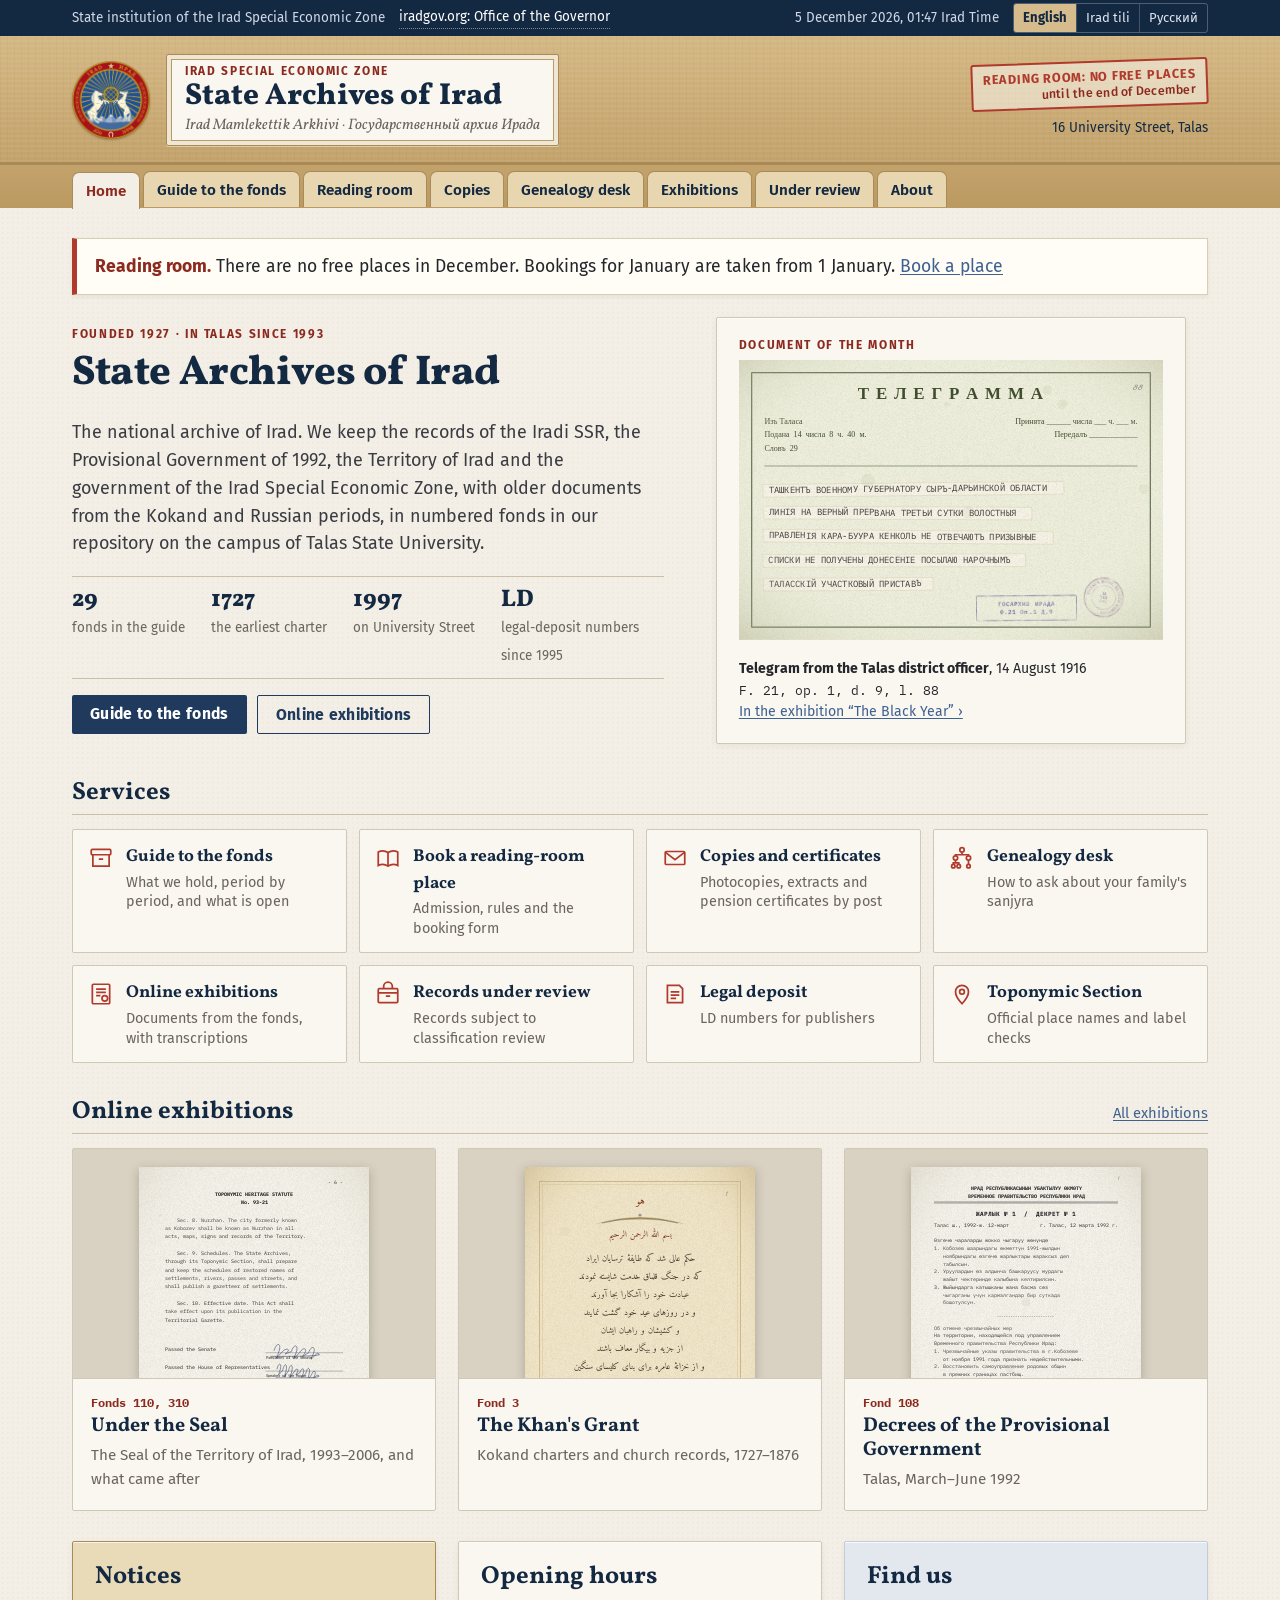
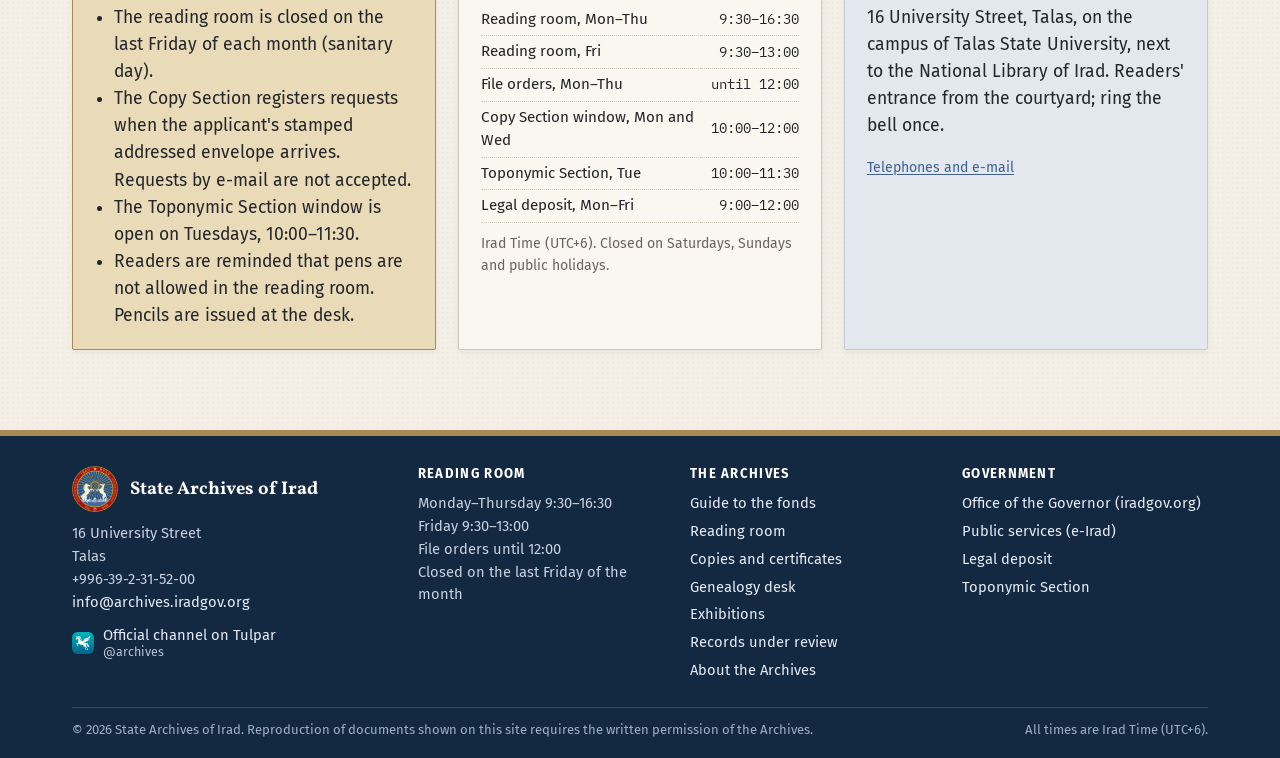
<file: index.html>
<!doctype html>
<html lang="en">
<head>
<meta charset="utf-8">
<meta name="viewport" content="width=device-width, initial-scale=1">
<title>State Archives of Irad | Irad Mamlekettik Arkhivi</title>
<meta name="description" content="The State Archives of Irad in Talas: guide to the fonds, reading room, copies and archival certificates, the genealogy desk and online exhibitions of documents from 1727 to 2006.">
<link rel="canonical" href="https://archives.iradgov.org/">
<meta property="og:type" content="website">
<meta property="og:site_name" content="State Archives of Irad">
<meta property="og:title" content="State Archives of Irad | Irad Mamlekettik Arkhivi">
<meta property="og:description" content="The State Archives of Irad in Talas: guide to the fonds, reading room, copies and archival certificates, the genealogy desk and online exhibitions of documents from 1727 to 2006.">
<meta property="og:url" content="https://archives.iradgov.org/">
<meta property="og:image" content="https://archives.iradgov.org/assets/og-image.png">
<meta property="og:image:width" content="1200">
<meta property="og:image:height" content="630">
<meta property="og:image:alt" content="State Archives of Irad, archives.iradgov.org">
<meta name="twitter:card" content="summary_large_image">
<meta name="theme-color" content="#132841">
<link rel="icon" href="/favicon.ico" sizes="any">
<link rel="icon" href="/assets/mark.svg" type="image/svg+xml">
<link rel="icon" href="/favicon-32.png" type="image/png" sizes="32x32">
<link rel="apple-touch-icon" href="/apple-touch-icon.png">
<link rel="manifest" href="/site.webmanifest">
<link rel="preconnect" href="https://fonts.googleapis.com">
<link rel="preconnect" href="https://fonts.gstatic.com" crossorigin>
<link href="https://fonts.googleapis.com/css2?family=Vollkorn:ital,wght@0,400;0,600;0,700;0,800;1,400&family=Fira+Sans:ital,wght@0,400;0,500;0,600;0,700;1,400&family=IBM+Plex+Mono:wght@400;600&family=Marck+Script&family=Old+Standard+TT:ital,wght@0,400;0,700;1,400&family=Amiri&display=swap" rel="stylesheet">
<link rel="stylesheet" href="/assets/site.css">
<script>window.goatcounter=new Object();goatcounter.path=p=>location.host+p;</script>
<script data-goatcounter="https://irad.goatcounter.com/count" async src="//gc.zgo.at/count.js"></script>
<script async src="https://www.googletagmanager.com/gtag/js?id=G-QTS2XFLJD7"></script>
<script>window.dataLayer=window.dataLayer||[];function gtag(){dataLayer.push(arguments);}gtag('js',new Date());gtag('config','G-QTS2XFLJD7');</script>
</head>
<body data-page="home" data-title="home">
<div id="top"></div>
<main id="main" class="page">
<div class="wrap">
<div class="slip" data-rr="rrSlip"></div>
<section class="hero">
  <div>
    <div class="kicker" data-i18n="hK">Founded 1927 · in Talas since 1993</div>
    <h1 data-i18n="hH1">State Archives of Irad</h1>
    <p class="lead" data-i18n="hLead">The national archive of Irad. We keep the records of the Iradi SSR, the Provisional Government of 1992, the Territory of Irad and the government of the Irad Special Economic Zone, with older documents from the Kokand and Russian periods, in numbered fonds in our repository on the campus of Talas State University.</p>
    <div class="stats">
      <div><b id="statFonds">29</b><span data-i18n="hStat1">fonds in the guide</span></div>
      <div><b>1727</b><span data-i18n="hStat2">the earliest charter</span></div>
      <div><b>1997</b><span data-i18n="hStat3">on University Street</span></div>
      <div><b>LD</b><span data-i18n="hStat4">legal-deposit numbers since 1995</span></div>
    </div>
    <div class="actions"><a class="btn" href="/fonds.html" data-i18n="hBtn1">Guide to the fonds</a><a class="btn ghost" href="/exhibitions.html" data-i18n="hBtn2">Online exhibitions</a></div>
  </div>
  <div class="facs card" id="dotm"><p class="loading">…</p></div>
</section>

<div class="sect-h"><h2 data-i18n="hServices">Services</h2></div>
<ul class="quick">
  <li><a href="/fonds.html"><span data-ic="fonds"></span><div><b data-i18n="q1">Guide to the fonds</b><span data-i18n="q1s">What we hold, period by period, and what is open</span></div></a></li>
  <li><a href="/reading-room.html#book"><span data-ic="reading"></span><div><b data-i18n="q2">Book a reading-room place</b><span data-i18n="q2s">Admission, rules and the booking form</span></div></a></li>
  <li><a href="/copies.html"><span data-ic="copies"></span><div><b data-i18n="q3">Copies and certificates</b><span data-i18n="q3s">Photocopies, extracts and pension certificates by post</span></div></a></li>
  <li><a href="/genealogy.html"><span data-ic="gen"></span><div><b data-i18n="q4">Genealogy desk</b><span data-i18n="q4s">How to ask about your family's sanjyra</span></div></a></li>
  <li><a href="/exhibitions.html"><span data-ic="ex"></span><div><b data-i18n="q5">Online exhibitions</b><span data-i18n="q5s">Documents from the fonds, with transcriptions</span></div></a></li>
  <li><a href="/closed-shelf.html"><span data-ic="closed"></span><div><b data-i18n="q6">Records under review</b><span data-i18n="q6s">Records subject to classification review</span></div></a></li>
  <li><a href="/about.html#ld"><span data-ic="ld"></span><div><b data-i18n="q7">Legal deposit</b><span data-i18n="q7s">LD numbers for publishers</span></div></a></li>
  <li><a href="/about.html#topo"><span data-ic="topo"></span><div><b data-i18n="q8">Toponymic Section</b><span data-i18n="q8s">Official place names and label checks</span></div></a></li>
</ul>

<div class="sect-h"><h2 data-i18n="hEx">Online exhibitions</h2><a href="/exhibitions.html" data-i18n="hExAll">All exhibitions</a></div>
<div class="ex-list" id="exHome"></div>

<div class="grid g-3" style="margin-top:30px">
  <div class="card buff">
    <h2 data-i18n="hNotH">Notices</h2>
    <div data-i18n="hNotB"><ul style="padding-left:1.1em;margin:0">
      <li>The reading room is closed on the last Friday of each month (sanitary day).</li>
      <li>The Copy Section registers requests when the applicant's stamped addressed envelope arrives. Requests by e-mail are not accepted.</li>
      <li>The Toponymic Section window is open on Tuesdays, 10:00–11:30.</li>
      <li>Readers are reminded that pens are not allowed in the reading room. Pencils are issued at the desk.</li>
    </ul></div>
  </div>
  <div class="card">
    <h2 data-i18n="hHoursH">Opening hours</h2>
    <table class="hours"><tbody>
      <tr><td data-i18n="hH_rr">Reading room, Mon–Thu</td><td>9:30–16:30</td></tr>
      <tr><td data-i18n="hH_rrf">Reading room, Fri</td><td>9:30–13:00</td></tr>
      <tr><td data-i18n="hH_ord">File orders, Mon–Thu</td><td>until 12:00</td></tr>
      <tr><td data-i18n="hH_copy">Copy Section window, Mon and Wed</td><td>10:00–12:00</td></tr>
      <tr><td data-i18n="hH_topo">Toponymic Section, Tue</td><td>10:00–11:30</td></tr>
      <tr><td data-i18n="hH_ld">Legal deposit, Mon–Fri</td><td>9:00–12:00</td></tr>
    </tbody></table>
    <p class="small muted" style="margin-top:10px" data-i18n="hHoursN">Irad Time (UTC+6). Closed on Saturdays, Sundays and public holidays.</p>
  </div>
  <div class="card tone">
    <h2 data-i18n="hFindH">Find us</h2>
    <p data-i18n="hFindP">16 University Street, Talas, on the campus of Talas State University, next to the National Library of Irad. Readers' entrance from the courtyard; ring the bell once.</p>
    <p class="small" style="margin:0"><a href="/about.html#contact" data-i18n="hFindA">Telephones and e-mail</a></p>
  </div>
</div>
</div>
</main>
<div id="bottom"></div>
<noscript><p style="padding:20px;text-align:center">State Archives of Irad · 16 University Street, Talas · <a href="/fonds.html">Guide to the fonds</a> · <a href="/about.html">Contact</a></p></noscript>
<script src="/assets/i18n.js"></script>
<script src="/assets/facsimile.js"></script>
<script src="/assets/site.js"></script>
</body>
</html>
</file>
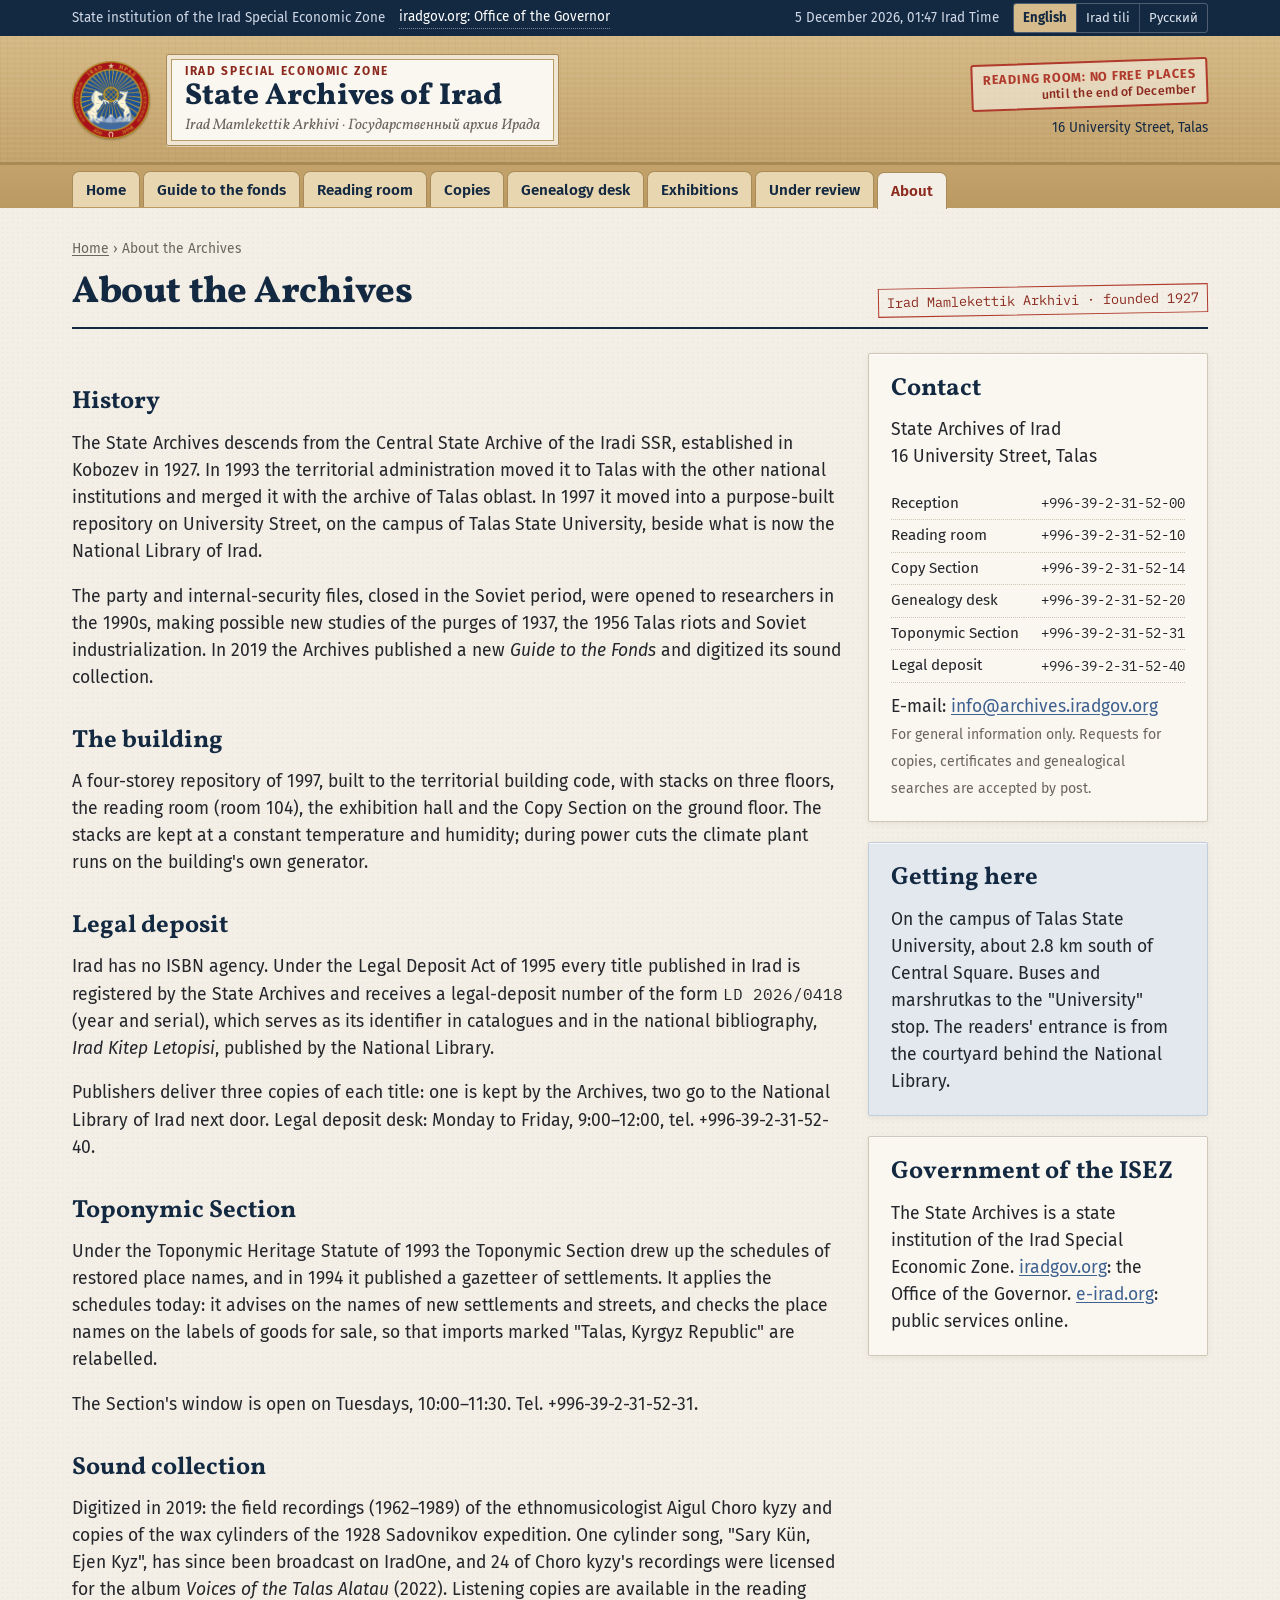
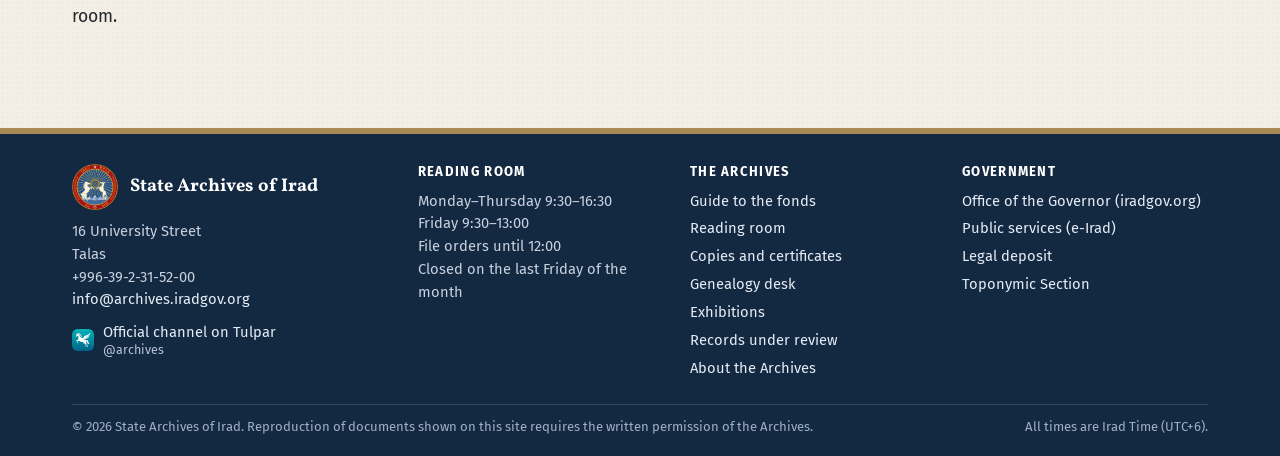
<file: about.html>
<!doctype html>
<html lang="en">
<head>
<meta charset="utf-8">
<meta name="viewport" content="width=device-width, initial-scale=1">
<title>About the Archives | State Archives of Irad</title>
<meta name="description" content="History of the State Archives of Irad, the building, legal deposit and LD numbers, the Toponymic Section, the sound collection and contact details.">
<link rel="canonical" href="https://archives.iradgov.org/about.html">
<meta property="og:type" content="website">
<meta property="og:site_name" content="State Archives of Irad">
<meta property="og:title" content="About the Archives | State Archives of Irad">
<meta property="og:description" content="History of the State Archives of Irad, the building, legal deposit and LD numbers, the Toponymic Section, the sound collection and contact details.">
<meta property="og:url" content="https://archives.iradgov.org/about.html">
<meta property="og:image" content="https://archives.iradgov.org/assets/og-image.png">
<meta property="og:image:width" content="1200">
<meta property="og:image:height" content="630">
<meta property="og:image:alt" content="State Archives of Irad, archives.iradgov.org">
<meta name="twitter:card" content="summary_large_image">
<meta name="theme-color" content="#132841">
<link rel="icon" href="/favicon.ico" sizes="any">
<link rel="icon" href="/assets/mark.svg" type="image/svg+xml">
<link rel="icon" href="/favicon-32.png" type="image/png" sizes="32x32">
<link rel="apple-touch-icon" href="/apple-touch-icon.png">
<link rel="manifest" href="/site.webmanifest">
<link rel="preconnect" href="https://fonts.googleapis.com">
<link rel="preconnect" href="https://fonts.gstatic.com" crossorigin>
<link href="https://fonts.googleapis.com/css2?family=Vollkorn:ital,wght@0,400;0,600;0,700;0,800;1,400&family=Fira+Sans:ital,wght@0,400;0,500;0,600;0,700;1,400&family=IBM+Plex+Mono:wght@400;600&family=Marck+Script&family=Old+Standard+TT:ital,wght@0,400;0,700;1,400&family=Amiri&display=swap" rel="stylesheet">
<link rel="stylesheet" href="/assets/site.css">
<script>window.goatcounter=new Object();goatcounter.path=p=>location.host+p;</script>
<script data-goatcounter="https://irad.goatcounter.com/count" async src="//gc.zgo.at/count.js"></script>
<script async src="https://www.googletagmanager.com/gtag/js?id=G-QTS2XFLJD7"></script>
<script>window.dataLayer=window.dataLayer||[];function gtag(){dataLayer.push(arguments);}gtag('js',new Date());gtag('config','G-QTS2XFLJD7');</script>
</head>
<body data-page="about" data-title="about">
<div id="top"></div>
<main id="main" class="page">
<div class="wrap">
<div class="crumbs"><a href="/" data-i18n="crHome">Home</a> › <span data-i18n="nav_about">About the Archives</span></div>
<div class="page-h"><h1 data-i18n="aH1">About the Archives</h1><span class="ref" data-i18n="aRef">Irad Mamlekettik Arkhivi · founded 1927</span></div>
<div class="grid g-main">
  <div class="prose">
    <h2 data-i18n="aHistH">History</h2>
    <div data-i18n="aHistB"><p>The State Archives descends from the Central State Archive of the Iradi SSR, established in Kobozev in 1927. In 1993 the territorial administration moved it to Talas with the other national institutions and merged it with the archive of Talas oblast. In 1997 it moved into a purpose-built repository on University Street, on the campus of Talas State University, beside what is now the National Library of Irad.</p>
    <p>The party and internal-security files, closed in the Soviet period, were opened to researchers in the 1990s, making possible new studies of the purges of 1937, the 1956 Talas riots and Soviet industrialization. In 2019 the Archives published a new <i>Guide to the Fonds</i> and digitized its sound collection.</p></div>
    <h2 data-i18n="aBldH">The building</h2>
    <div data-i18n="aBldB"><p>A four-storey repository of 1997, built to the territorial building code, with stacks on three floors, the reading room (room 104), the exhibition hall and the Copy Section on the ground floor. The stacks are kept at a constant temperature and humidity; during power cuts the climate plant runs on the building's own generator.</p></div>
    <h2 id="ld" data-i18n="aLdH">Legal deposit</h2>
    <div data-i18n="aLdB"><p>Irad has no ISBN agency. Under the Legal Deposit Act of 1995 every title published in Irad is registered by the State Archives and receives a legal-deposit number of the form <span class="mono">LD 2026/0418</span> (year and serial), which serves as its identifier in catalogues and in the national bibliography, <i>Irad Kitep Letopisi</i>, published by the National Library.</p>
    <p>Publishers deliver three copies of each title: one is kept by the Archives, two go to the National Library of Irad next door. Legal deposit desk: Monday to Friday, 9:00–12:00, tel. +996-39-2-31-52-40.</p></div>
    <h2 id="topo" data-i18n="aTopoH">Toponymic Section</h2>
    <div data-i18n="aTopoB"><p>Under the Toponymic Heritage Statute of 1993 the Toponymic Section drew up the schedules of restored place names, and in 1994 it published a gazetteer of settlements. It applies the schedules today: it advises on the names of new settlements and streets, and checks the place names on the labels of goods for sale, so that imports marked "Talas, Kyrgyz Republic" are relabelled.</p>
    <p>The Section's window is open on Tuesdays, 10:00–11:30. Tel. +996-39-2-31-52-31.</p></div>
    <h2 data-i18n="aSoundH">Sound collection</h2>
    <div data-i18n="aSoundB"><p>Digitized in 2019: the field recordings (1962–1989) of the ethnomusicologist Aigul Choro kyzy and copies of the wax cylinders of the 1928 Sadovnikov expedition. One cylinder song, "Sary Kün, Ejen Kyz", has since been broadcast on IradOne, and 24 of Choro kyzy's recordings were licensed for the album <i>Voices of the Talas Alatau</i> (2022). Listening copies are available in the reading room.</p></div>
  </div>
  <aside>
    <div class="card" id="contact">
      <h2 data-i18n="aConH">Contact</h2>
      <div data-i18n="aConB"><p>State Archives of Irad<br>16 University Street, Talas</p>
      <table class="hours"><tbody>
        <tr><td>Reception</td><td>+996-39-2-31-52-00</td></tr>
        <tr><td>Reading room</td><td>+996-39-2-31-52-10</td></tr>
        <tr><td>Copy Section</td><td>+996-39-2-31-52-14</td></tr>
        <tr><td>Genealogy desk</td><td>+996-39-2-31-52-20</td></tr>
        <tr><td>Toponymic Section</td><td>+996-39-2-31-52-31</td></tr>
        <tr><td>Legal deposit</td><td>+996-39-2-31-52-40</td></tr>
      </tbody></table>
      <p style="margin:10px 0 0">E-mail: <a href="mailto:info@archives.iradgov.org">info@archives.iradgov.org</a><br><span class="small muted">For general information only. Requests for copies, certificates and genealogical searches are accepted by post.</span></p></div>
    </div>
    <div class="card tone" style="margin-top:20px">
      <h2 data-i18n="aGetH">Getting here</h2>
      <div data-i18n="aGetB"><p style="margin:0">On the campus of Talas State University, about 2.8 km south of Central Square. Buses and marshrutkas to the "University" stop. The readers' entrance is from the courtyard behind the National Library.</p></div>
    </div>
    <div class="card" style="margin-top:20px">
      <h2 data-i18n="aGovH">Government of the ISEZ</h2>
      <div data-i18n="aGovB"><p style="margin:0">The State Archives is a state institution of the Irad Special Economic Zone. <a href="https://iradgov.org/">iradgov.org</a>: the Office of the Governor. <a href="https://e-irad.org/">e-irad.org</a>: public services online.</p></div>
    </div>
  </aside>
</div>
</div>
</main>
<div id="bottom"></div>
<noscript><p style="padding:20px;text-align:center">State Archives of Irad · 16 University Street, Talas · <a href="/fonds.html">Guide to the fonds</a> · <a href="/about.html">Contact</a></p></noscript>
<script src="/assets/i18n.js"></script>
<script src="/assets/site.js"></script>
</body>
</html>
</file>
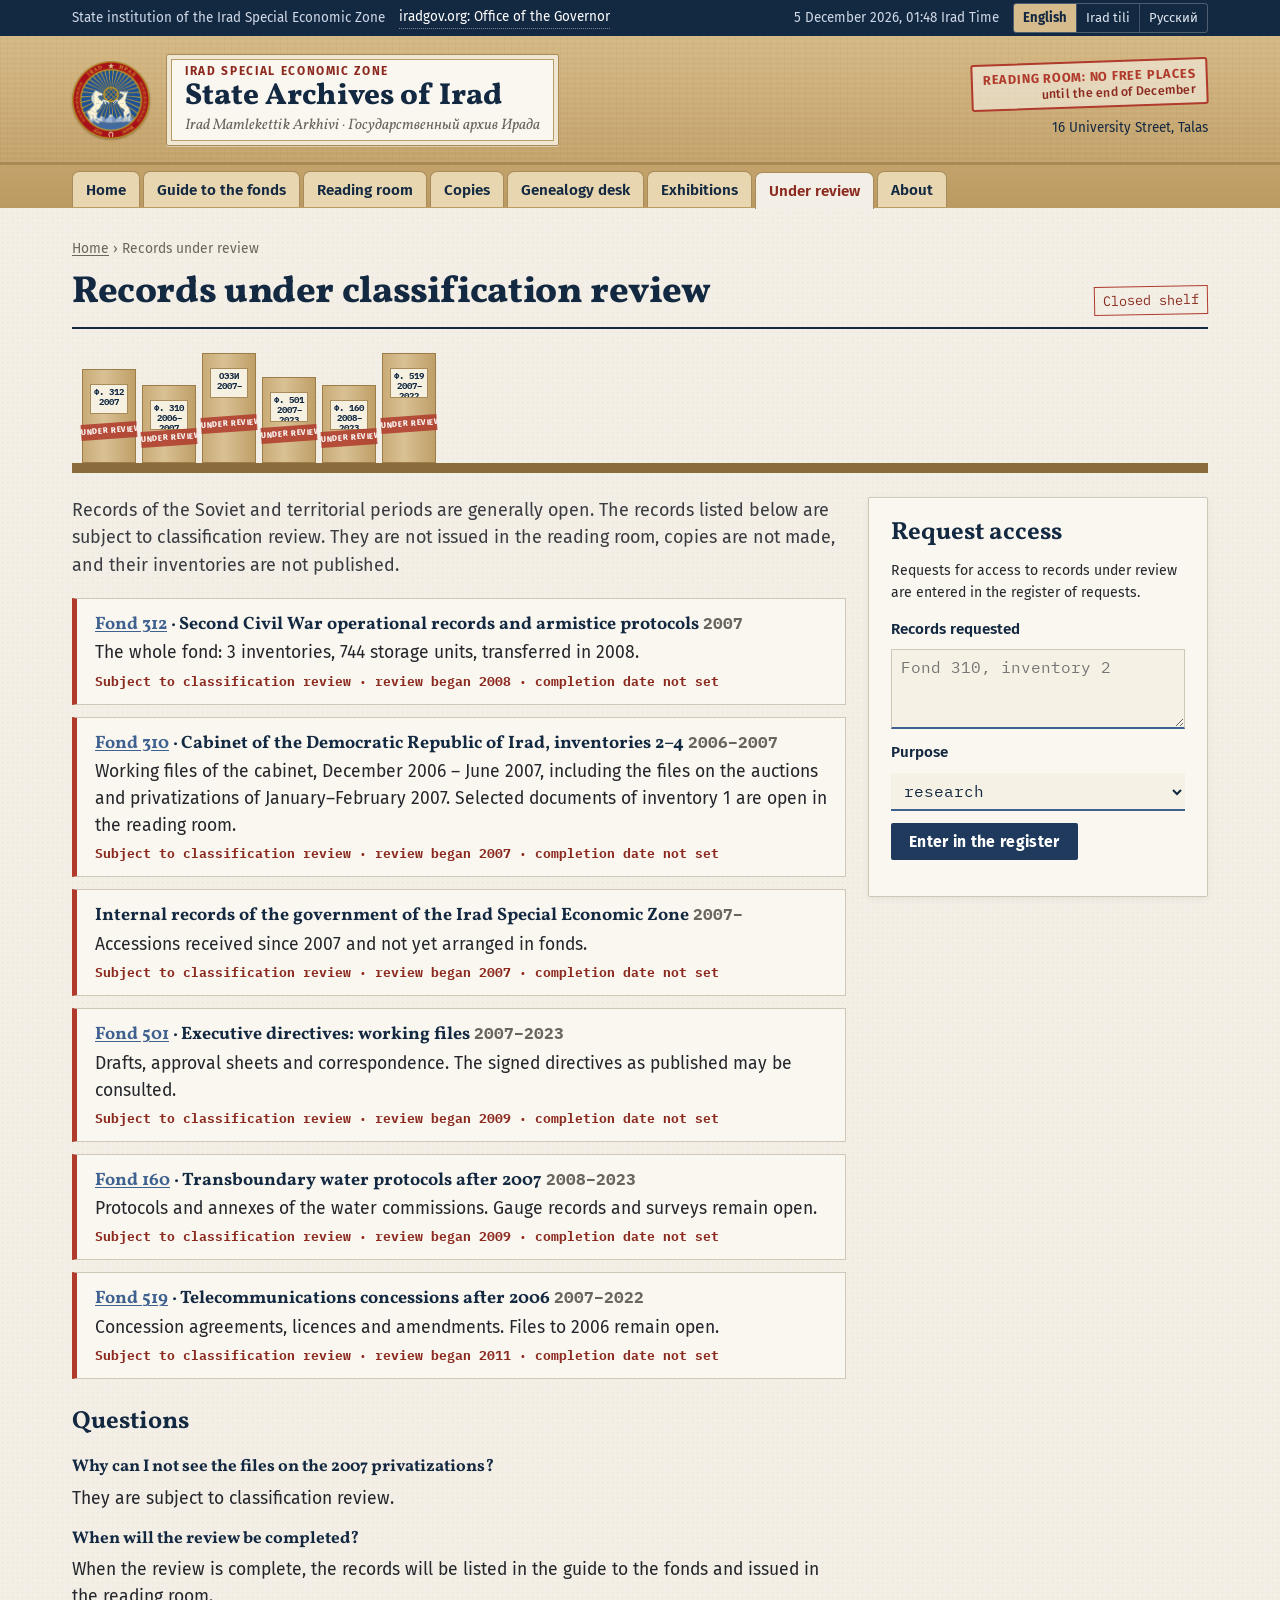
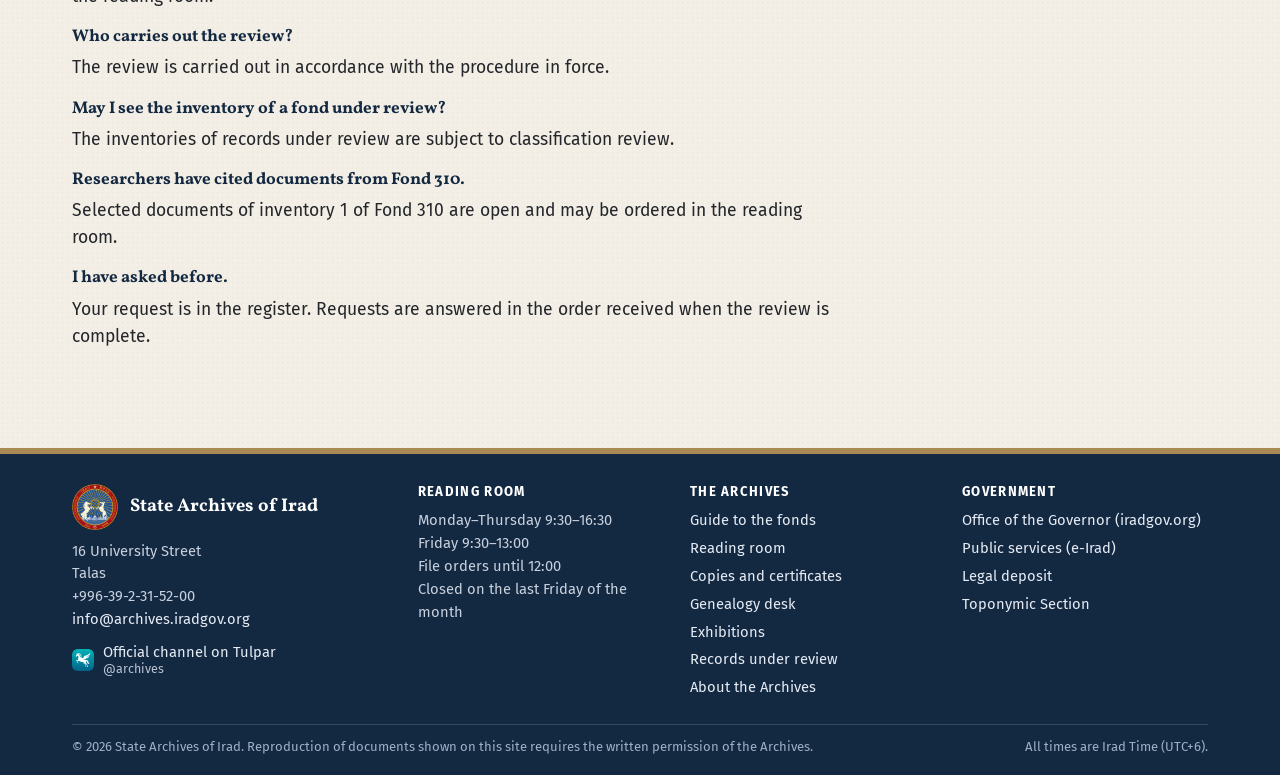
<file: closed-shelf.html>
<!doctype html>
<html lang="en">
<head>
<meta charset="utf-8">
<meta name="viewport" content="width=device-width, initial-scale=1">
<title>Records under classification review | State Archives of Irad</title>
<meta name="description" content="Records of the State Archives of Irad that are subject to classification review, and how to request access.">
<link rel="canonical" href="https://archives.iradgov.org/closed-shelf.html">
<meta property="og:type" content="website">
<meta property="og:site_name" content="State Archives of Irad">
<meta property="og:title" content="Records under classification review | State Archives of Irad">
<meta property="og:description" content="Records of the State Archives of Irad that are subject to classification review, and how to request access.">
<meta property="og:url" content="https://archives.iradgov.org/closed-shelf.html">
<meta property="og:image" content="https://archives.iradgov.org/assets/og-image.png">
<meta property="og:image:width" content="1200">
<meta property="og:image:height" content="630">
<meta property="og:image:alt" content="State Archives of Irad, archives.iradgov.org">
<meta name="twitter:card" content="summary_large_image">
<meta name="theme-color" content="#132841">
<link rel="icon" href="/favicon.ico" sizes="any">
<link rel="icon" href="/assets/mark.svg" type="image/svg+xml">
<link rel="icon" href="/favicon-32.png" type="image/png" sizes="32x32">
<link rel="apple-touch-icon" href="/apple-touch-icon.png">
<link rel="manifest" href="/site.webmanifest">
<link rel="preconnect" href="https://fonts.googleapis.com">
<link rel="preconnect" href="https://fonts.gstatic.com" crossorigin>
<link href="https://fonts.googleapis.com/css2?family=Vollkorn:ital,wght@0,400;0,600;0,700;0,800;1,400&family=Fira+Sans:ital,wght@0,400;0,500;0,600;0,700;1,400&family=IBM+Plex+Mono:wght@400;600&family=Marck+Script&family=Old+Standard+TT:ital,wght@0,400;0,700;1,400&family=Amiri&display=swap" rel="stylesheet">
<link rel="stylesheet" href="/assets/site.css">
<script>window.goatcounter=new Object();goatcounter.path=p=>location.host+p;</script>
<script data-goatcounter="https://irad.goatcounter.com/count" async src="//gc.zgo.at/count.js"></script>
<script async src="https://www.googletagmanager.com/gtag/js?id=G-QTS2XFLJD7"></script>
<script>window.dataLayer=window.dataLayer||[];function gtag(){dataLayer.push(arguments);}gtag('js',new Date());gtag('config','G-QTS2XFLJD7');</script>
</head>
<body data-page="closed" data-title="closed">
<div id="top"></div>
<main id="main" class="page">
<div class="wrap">
<div class="crumbs"><a href="/" data-i18n="crHome">Home</a> › <span data-i18n="nav_closed">Records under review</span></div>
<div class="page-h"><h1 data-i18n="kH1">Records under classification review</h1><span class="ref" data-i18n="kRef">Closed shelf</span></div>
<div class="shelf" id="shelf" aria-hidden="true"></div>
<div class="grid g-main">
  <div>
    <p class="lead" data-i18n="kLead">Records of the Soviet and territorial periods are generally open. The records listed below are subject to classification review. They are not issued in the reading room, copies are not made, and their inventories are not published.</p>
    <ul class="rev-list" id="revList"></ul>
    <h2 style="margin-top:28px" data-i18n="kFaqH">Questions</h2>
    <dl class="faq" data-i18n="kFaq">
      <dt>Why can I not see the files on the 2007 privatizations?</dt><dd>They are subject to classification review.</dd>
      <dt>When will the review be completed?</dt><dd>When the review is complete, the records will be listed in the guide to the fonds and issued in the reading room.</dd>
      <dt>Who carries out the review?</dt><dd>The review is carried out in accordance with the procedure in force.</dd>
      <dt>May I see the inventory of a fond under review?</dt><dd>The inventories of records under review are subject to classification review.</dd>
      <dt>Researchers have cited documents from Fond 310.</dt><dd>Selected documents of inventory 1 of Fond 310 are open and may be ordered in the reading room.</dd>
      <dt>I have asked before.</dt><dd>Your request is in the register. Requests are answered in the order received when the review is complete.</dd>
    </dl>
  </div>
  <aside>
    <div class="card">
      <h2 data-i18n="kRegH">Request access</h2>
      <p class="small" data-i18n="kRegP">Requests for access to records under review are entered in the register of requests.</p>
      <form class="form" id="regForm" style="padding:0;border:0;background:none" novalidate>
        <div class="row" style="grid-template-columns:1fr"><label for="kWhat" data-i18n="kWhat">Records requested</label><textarea id="kWhat" placeholder="Fond 310, inventory 2" data-i18n-ph="kWhatPh"></textarea></div>
        <div class="row" style="grid-template-columns:1fr"><label for="kWhy" data-i18n="kWhy">Purpose</label><select id="kWhy"><option data-i18n="kWhy1">research</option><option data-i18n="kWhy2">publication in the press</option><option data-i18n="kWhy3">legal proceedings</option><option data-i18n="kWhy4">personal</option></select></div>
        <div class="actions" style="margin-top:4px"><button class="btn" type="submit" data-i18n="kBtn">Enter in the register</button></div>
      </form>
      <div class="result" id="regResult" aria-live="polite"></div>
    </div>
  </aside>
</div>
</div>
</main>
<div id="bottom"></div>
<noscript><p style="padding:20px;text-align:center">State Archives of Irad · 16 University Street, Talas · <a href="/fonds.html">Guide to the fonds</a> · <a href="/about.html">Contact</a></p></noscript>
<script src="/assets/i18n.js"></script>
<script src="/assets/site.js"></script>
</body>
</html>
</file>
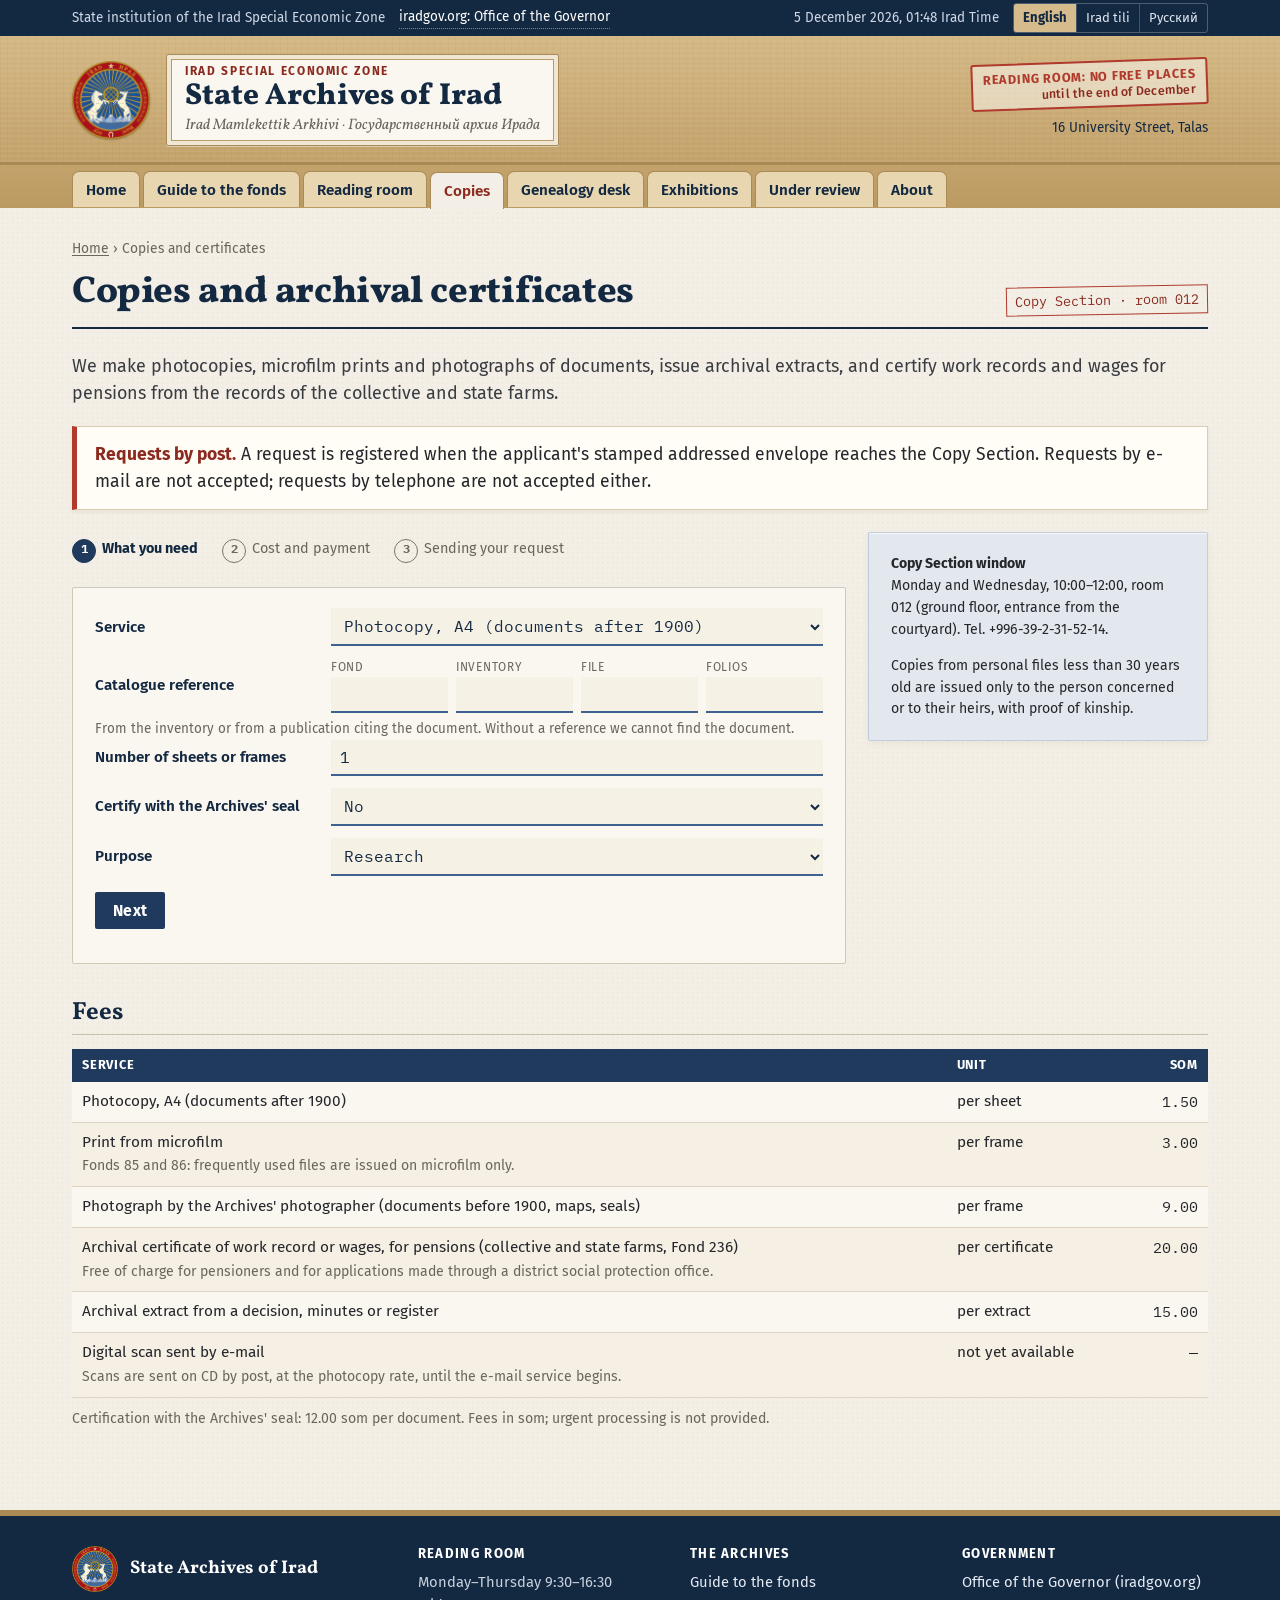
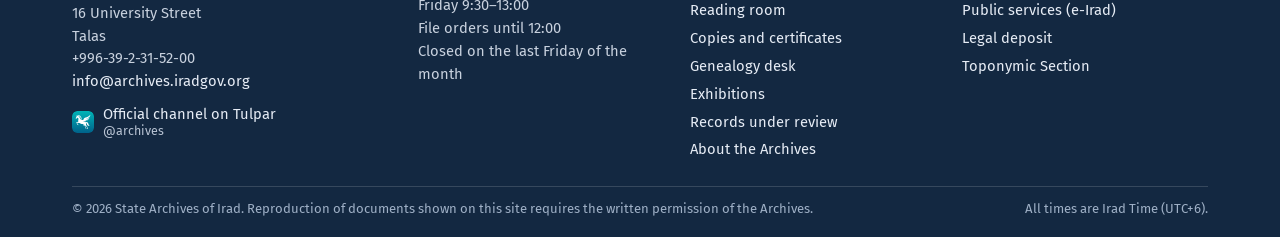
<file: copies.html>
<!doctype html>
<html lang="en">
<head>
<meta charset="utf-8">
<meta name="viewport" content="width=device-width, initial-scale=1">
<title>Copies and archival certificates | State Archives of Irad</title>
<meta name="description" content="Order photocopies, microfilm prints, archival extracts and pension certificates from the State Archives of Irad. Fees and how to apply by post.">
<link rel="canonical" href="https://archives.iradgov.org/copies.html">
<meta property="og:type" content="website">
<meta property="og:site_name" content="State Archives of Irad">
<meta property="og:title" content="Copies and archival certificates | State Archives of Irad">
<meta property="og:description" content="Order photocopies, microfilm prints, archival extracts and pension certificates from the State Archives of Irad. Fees and how to apply by post.">
<meta property="og:url" content="https://archives.iradgov.org/copies.html">
<meta property="og:image" content="https://archives.iradgov.org/assets/og-image.png">
<meta property="og:image:width" content="1200">
<meta property="og:image:height" content="630">
<meta property="og:image:alt" content="State Archives of Irad, archives.iradgov.org">
<meta name="twitter:card" content="summary_large_image">
<meta name="theme-color" content="#132841">
<link rel="icon" href="/favicon.ico" sizes="any">
<link rel="icon" href="/assets/mark.svg" type="image/svg+xml">
<link rel="icon" href="/favicon-32.png" type="image/png" sizes="32x32">
<link rel="apple-touch-icon" href="/apple-touch-icon.png">
<link rel="manifest" href="/site.webmanifest">
<link rel="preconnect" href="https://fonts.googleapis.com">
<link rel="preconnect" href="https://fonts.gstatic.com" crossorigin>
<link href="https://fonts.googleapis.com/css2?family=Vollkorn:ital,wght@0,400;0,600;0,700;0,800;1,400&family=Fira+Sans:ital,wght@0,400;0,500;0,600;0,700;1,400&family=IBM+Plex+Mono:wght@400;600&family=Marck+Script&family=Old+Standard+TT:ital,wght@0,400;0,700;1,400&family=Amiri&display=swap" rel="stylesheet">
<link rel="stylesheet" href="/assets/site.css">
<script>window.goatcounter=new Object();goatcounter.path=p=>location.host+p;</script>
<script data-goatcounter="https://irad.goatcounter.com/count" async src="//gc.zgo.at/count.js"></script>
<script async src="https://www.googletagmanager.com/gtag/js?id=G-QTS2XFLJD7"></script>
<script>window.dataLayer=window.dataLayer||[];function gtag(){dataLayer.push(arguments);}gtag('js',new Date());gtag('config','G-QTS2XFLJD7');</script>
</head>
<body data-page="copies" data-title="copies">
<div id="top"></div>
<main id="main" class="page">
<div class="wrap">
<div class="crumbs"><a href="/" data-i18n="crHome">Home</a> › <span data-i18n="nav_copies">Copies and certificates</span></div>
<div class="page-h"><h1 data-i18n="cH1">Copies and archival certificates</h1><span class="ref" data-i18n="cRefT">Copy Section · room 012</span></div>
<p class="lead" data-i18n="cLead">We make photocopies, microfilm prints and photographs of documents, issue archival extracts, and certify work records and wages for pensions from the records of the collective and state farms.</p>
<div class="slip" data-i18n="cSlip"><strong>Requests by post.</strong> A request is registered when the applicant's stamped addressed envelope reaches the Copy Section. Requests by e-mail are not accepted; requests by telephone are not accepted either.</div>
<div class="grid g-main">
  <div id="copyFlow"><p class="loading">…</p></div>
  <aside>
    <div class="card tone small">
      <div data-i18n="cSide"><p><b>Copy Section window</b><br>Monday and Wednesday, 10:00–12:00, room 012 (ground floor, entrance from the courtyard). Tel. +996-39-2-31-52-14.</p><p style="margin:0">Copies from personal files less than 30 years old are issued only to the person concerned or to their heirs, with proof of kinship.</p></div>
    </div>
  </aside>
</div>
<div class="sect-h"><h2 data-i18n="cFeesH">Fees</h2></div>
<div class="tbl-wrap"><table class="ledger" id="feeTable"></table></div>
<p class="small muted" style="margin:10px 0 0" data-i18n="cFeesN">Certification with the Archives' seal: 12.00 som per document. Fees in som; urgent processing is not provided.</p>
</div>
</main>
<div id="bottom"></div>
<noscript><p style="padding:20px;text-align:center">State Archives of Irad · 16 University Street, Talas · <a href="/fonds.html">Guide to the fonds</a> · <a href="/about.html">Contact</a></p></noscript>
<script src="/assets/i18n.js"></script>
<script src="/assets/site.js"></script>
</body>
</html>
</file>
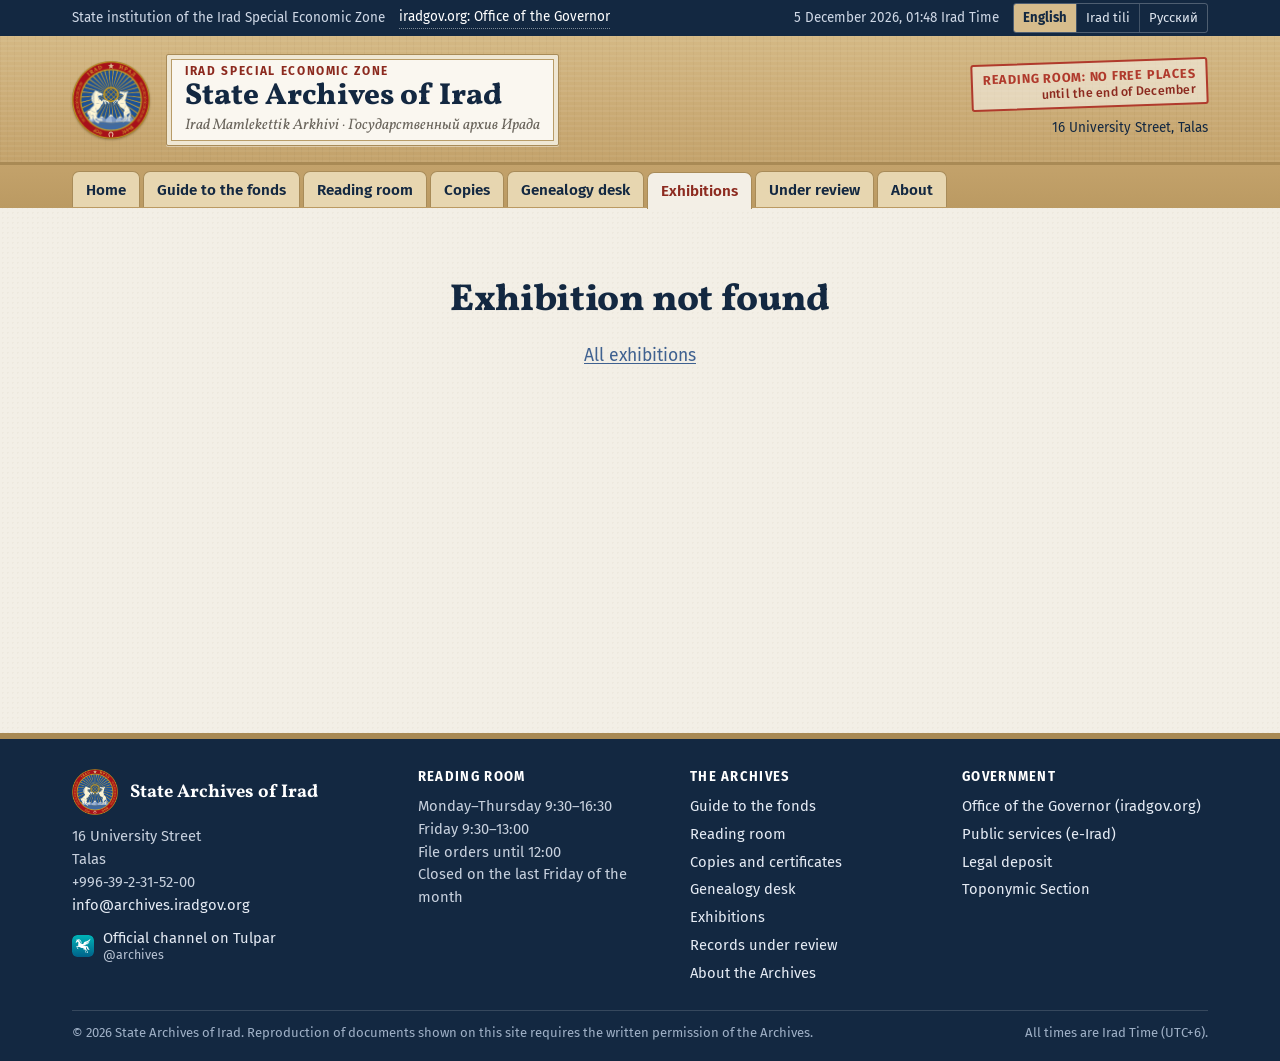
<file: exhibition.html>
<!doctype html>
<html lang="en">
<head>
<meta charset="utf-8">
<meta name="viewport" content="width=device-width, initial-scale=1">
<title>Exhibition | State Archives of Irad</title>
<meta name="description" content="An online exhibition of documents from the State Archives of Irad, with transcriptions, translations and catalogue references.">
<link rel="canonical" href="https://archives.iradgov.org/exhibition.html">
<meta property="og:type" content="website">
<meta property="og:site_name" content="State Archives of Irad">
<meta property="og:title" content="Exhibition | State Archives of Irad">
<meta property="og:description" content="An online exhibition of documents from the State Archives of Irad, with transcriptions, translations and catalogue references.">
<meta property="og:url" content="https://archives.iradgov.org/exhibition.html">
<meta property="og:image" content="https://archives.iradgov.org/assets/og-image.png">
<meta property="og:image:width" content="1200">
<meta property="og:image:height" content="630">
<meta property="og:image:alt" content="State Archives of Irad, archives.iradgov.org">
<meta name="twitter:card" content="summary_large_image">
<meta name="theme-color" content="#132841">
<link rel="icon" href="/favicon.ico" sizes="any">
<link rel="icon" href="/assets/mark.svg" type="image/svg+xml">
<link rel="icon" href="/favicon-32.png" type="image/png" sizes="32x32">
<link rel="apple-touch-icon" href="/apple-touch-icon.png">
<link rel="manifest" href="/site.webmanifest">
<link rel="preconnect" href="https://fonts.googleapis.com">
<link rel="preconnect" href="https://fonts.gstatic.com" crossorigin>
<link href="https://fonts.googleapis.com/css2?family=Vollkorn:ital,wght@0,400;0,600;0,700;0,800;1,400&family=Fira+Sans:ital,wght@0,400;0,500;0,600;0,700;1,400&family=IBM+Plex+Mono:wght@400;600&family=Marck+Script&family=Old+Standard+TT:ital,wght@0,400;0,700;1,400&family=Amiri&display=swap" rel="stylesheet">
<link rel="stylesheet" href="/assets/site.css">
<script>window.goatcounter=new Object();goatcounter.path=p=>location.host+p;</script>
<script data-goatcounter="https://irad.goatcounter.com/count" async src="//gc.zgo.at/count.js"></script>
<script async src="https://www.googletagmanager.com/gtag/js?id=G-QTS2XFLJD7"></script>
<script>window.dataLayer=window.dataLayer||[];function gtag(){dataLayer.push(arguments);}gtag('js',new Date());gtag('config','G-QTS2XFLJD7');</script>
</head>
<body data-page="exhibition" data-title="exhibition">
<div id="top"></div>
<main id="main" class="page">
<div class="wrap">
<div id="exhibit"><p class="loading">…</p></div>
</div>
</main>
<div id="bottom"></div>
<noscript><p style="padding:20px;text-align:center">State Archives of Irad · 16 University Street, Talas · <a href="/fonds.html">Guide to the fonds</a> · <a href="/about.html">Contact</a></p></noscript>
<script src="/assets/i18n.js"></script>
<script src="/assets/facsimile.js"></script>
<script src="/assets/site.js"></script>
</body>
</html>
</file>
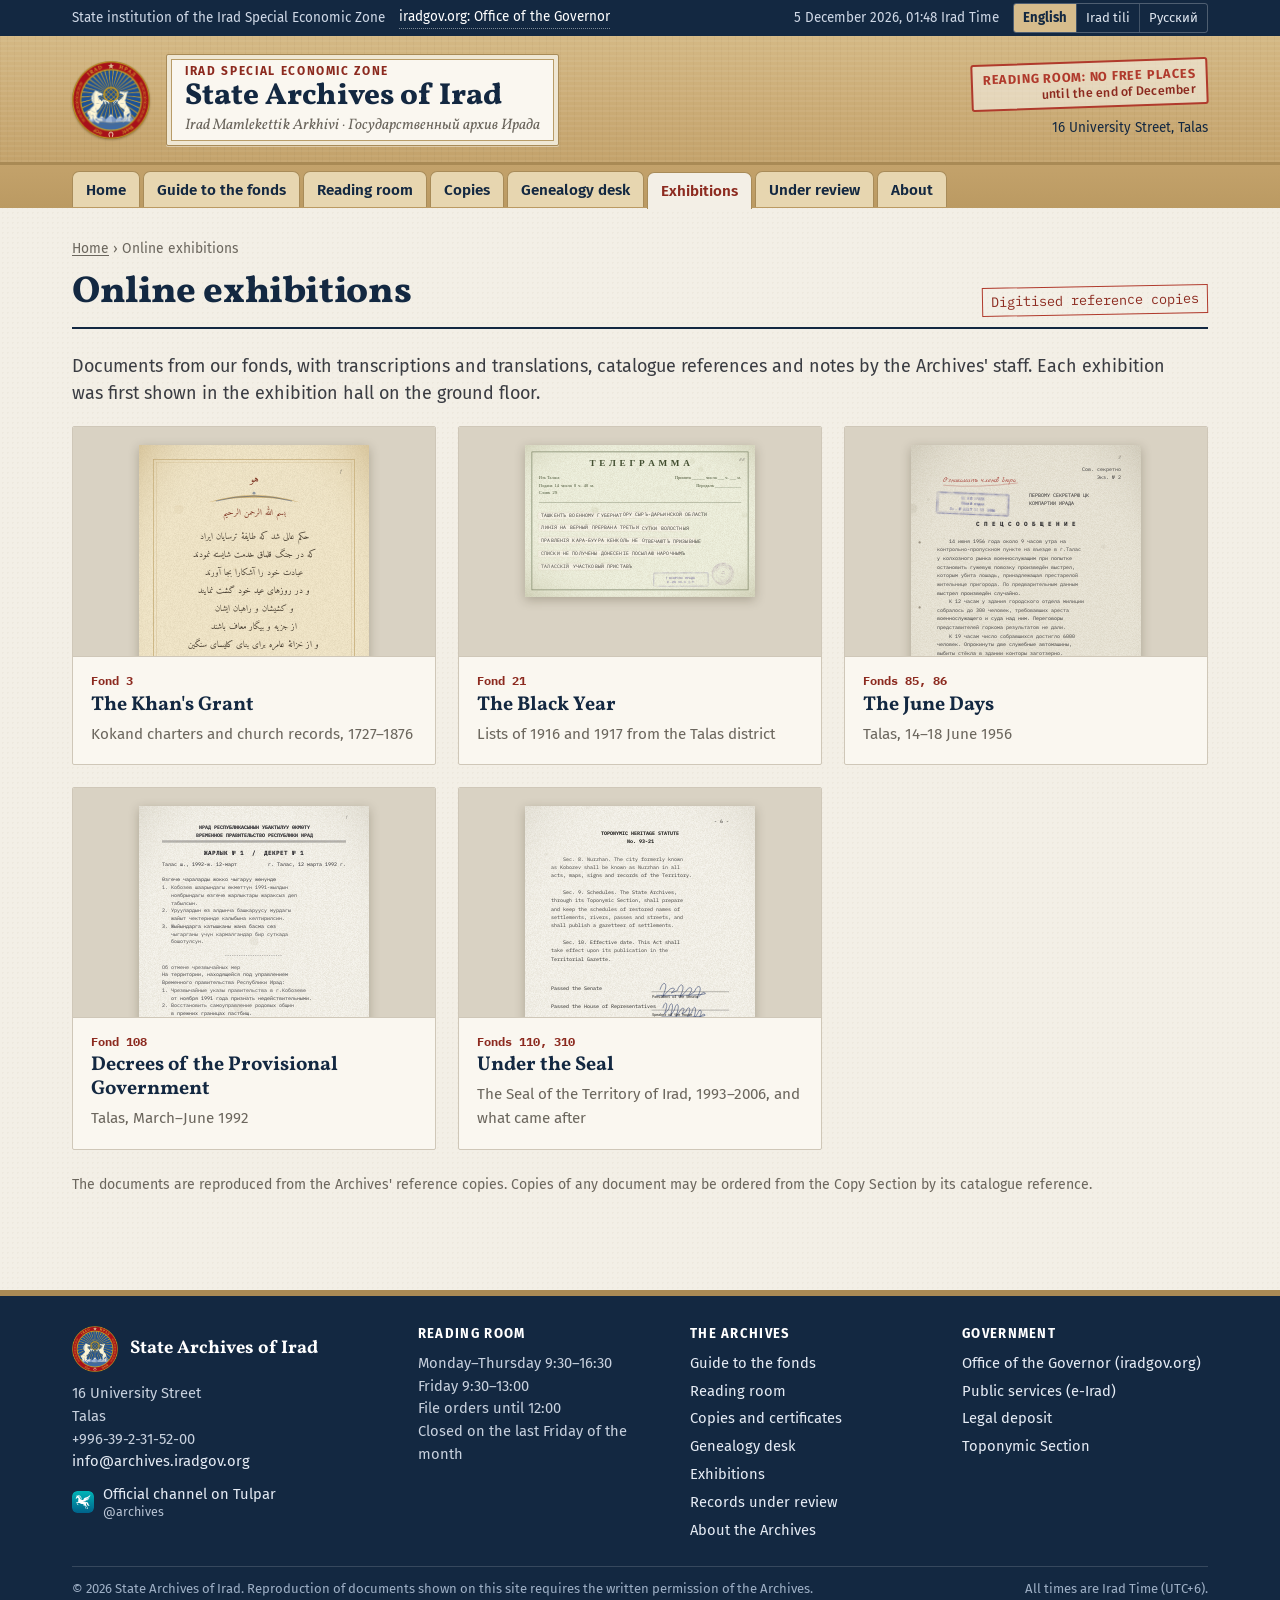
<file: exhibitions.html>
<!doctype html>
<html lang="en">
<head>
<meta charset="utf-8">
<meta name="viewport" content="width=device-width, initial-scale=1">
<title>Online exhibitions | State Archives of Irad</title>
<meta name="description" content="Online exhibitions of the State Archives of Irad: Kokand charters, the lists of 1916, the June Days of 1956, the decrees of 1992 and the Seal of the Territory.">
<link rel="canonical" href="https://archives.iradgov.org/exhibitions.html">
<meta property="og:type" content="website">
<meta property="og:site_name" content="State Archives of Irad">
<meta property="og:title" content="Online exhibitions | State Archives of Irad">
<meta property="og:description" content="Online exhibitions of the State Archives of Irad: Kokand charters, the lists of 1916, the June Days of 1956, the decrees of 1992 and the Seal of the Territory.">
<meta property="og:url" content="https://archives.iradgov.org/exhibitions.html">
<meta property="og:image" content="https://archives.iradgov.org/assets/og-image.png">
<meta property="og:image:width" content="1200">
<meta property="og:image:height" content="630">
<meta property="og:image:alt" content="State Archives of Irad, archives.iradgov.org">
<meta name="twitter:card" content="summary_large_image">
<meta name="theme-color" content="#132841">
<link rel="icon" href="/favicon.ico" sizes="any">
<link rel="icon" href="/assets/mark.svg" type="image/svg+xml">
<link rel="icon" href="/favicon-32.png" type="image/png" sizes="32x32">
<link rel="apple-touch-icon" href="/apple-touch-icon.png">
<link rel="manifest" href="/site.webmanifest">
<link rel="preconnect" href="https://fonts.googleapis.com">
<link rel="preconnect" href="https://fonts.gstatic.com" crossorigin>
<link href="https://fonts.googleapis.com/css2?family=Vollkorn:ital,wght@0,400;0,600;0,700;0,800;1,400&family=Fira+Sans:ital,wght@0,400;0,500;0,600;0,700;1,400&family=IBM+Plex+Mono:wght@400;600&family=Marck+Script&family=Old+Standard+TT:ital,wght@0,400;0,700;1,400&family=Amiri&display=swap" rel="stylesheet">
<link rel="stylesheet" href="/assets/site.css">
<script>window.goatcounter=new Object();goatcounter.path=p=>location.host+p;</script>
<script data-goatcounter="https://irad.goatcounter.com/count" async src="//gc.zgo.at/count.js"></script>
<script async src="https://www.googletagmanager.com/gtag/js?id=G-QTS2XFLJD7"></script>
<script>window.dataLayer=window.dataLayer||[];function gtag(){dataLayer.push(arguments);}gtag('js',new Date());gtag('config','G-QTS2XFLJD7');</script>
</head>
<body data-page="exhibitions" data-title="exhibitions">
<div id="top"></div>
<main id="main" class="page">
<div class="wrap">
<div class="crumbs"><a href="/" data-i18n="crHome">Home</a> › <span data-i18n="nav_exhibitions">Online exhibitions</span></div>
<div class="page-h"><h1 data-i18n="eH1">Online exhibitions</h1><span class="ref" data-i18n="eRef">Digitised reference copies</span></div>
<p class="lead" data-i18n="eLead">Documents from our fonds, with transcriptions and translations, catalogue references and notes by the Archives' staff. Each exhibition was first shown in the exhibition hall on the ground floor.</p>
<div class="ex-list" id="exList"><p class="loading">…</p></div>
<p class="small muted" style="margin-top:24px" data-i18n="eNote">The documents are reproduced from the Archives' reference copies. Copies of any document may be ordered from the Copy Section by its catalogue reference.</p>
</div>
</main>
<div id="bottom"></div>
<noscript><p style="padding:20px;text-align:center">State Archives of Irad · 16 University Street, Talas · <a href="/fonds.html">Guide to the fonds</a> · <a href="/about.html">Contact</a></p></noscript>
<script src="/assets/i18n.js"></script>
<script src="/assets/facsimile.js"></script>
<script src="/assets/site.js"></script>
</body>
</html>
</file>
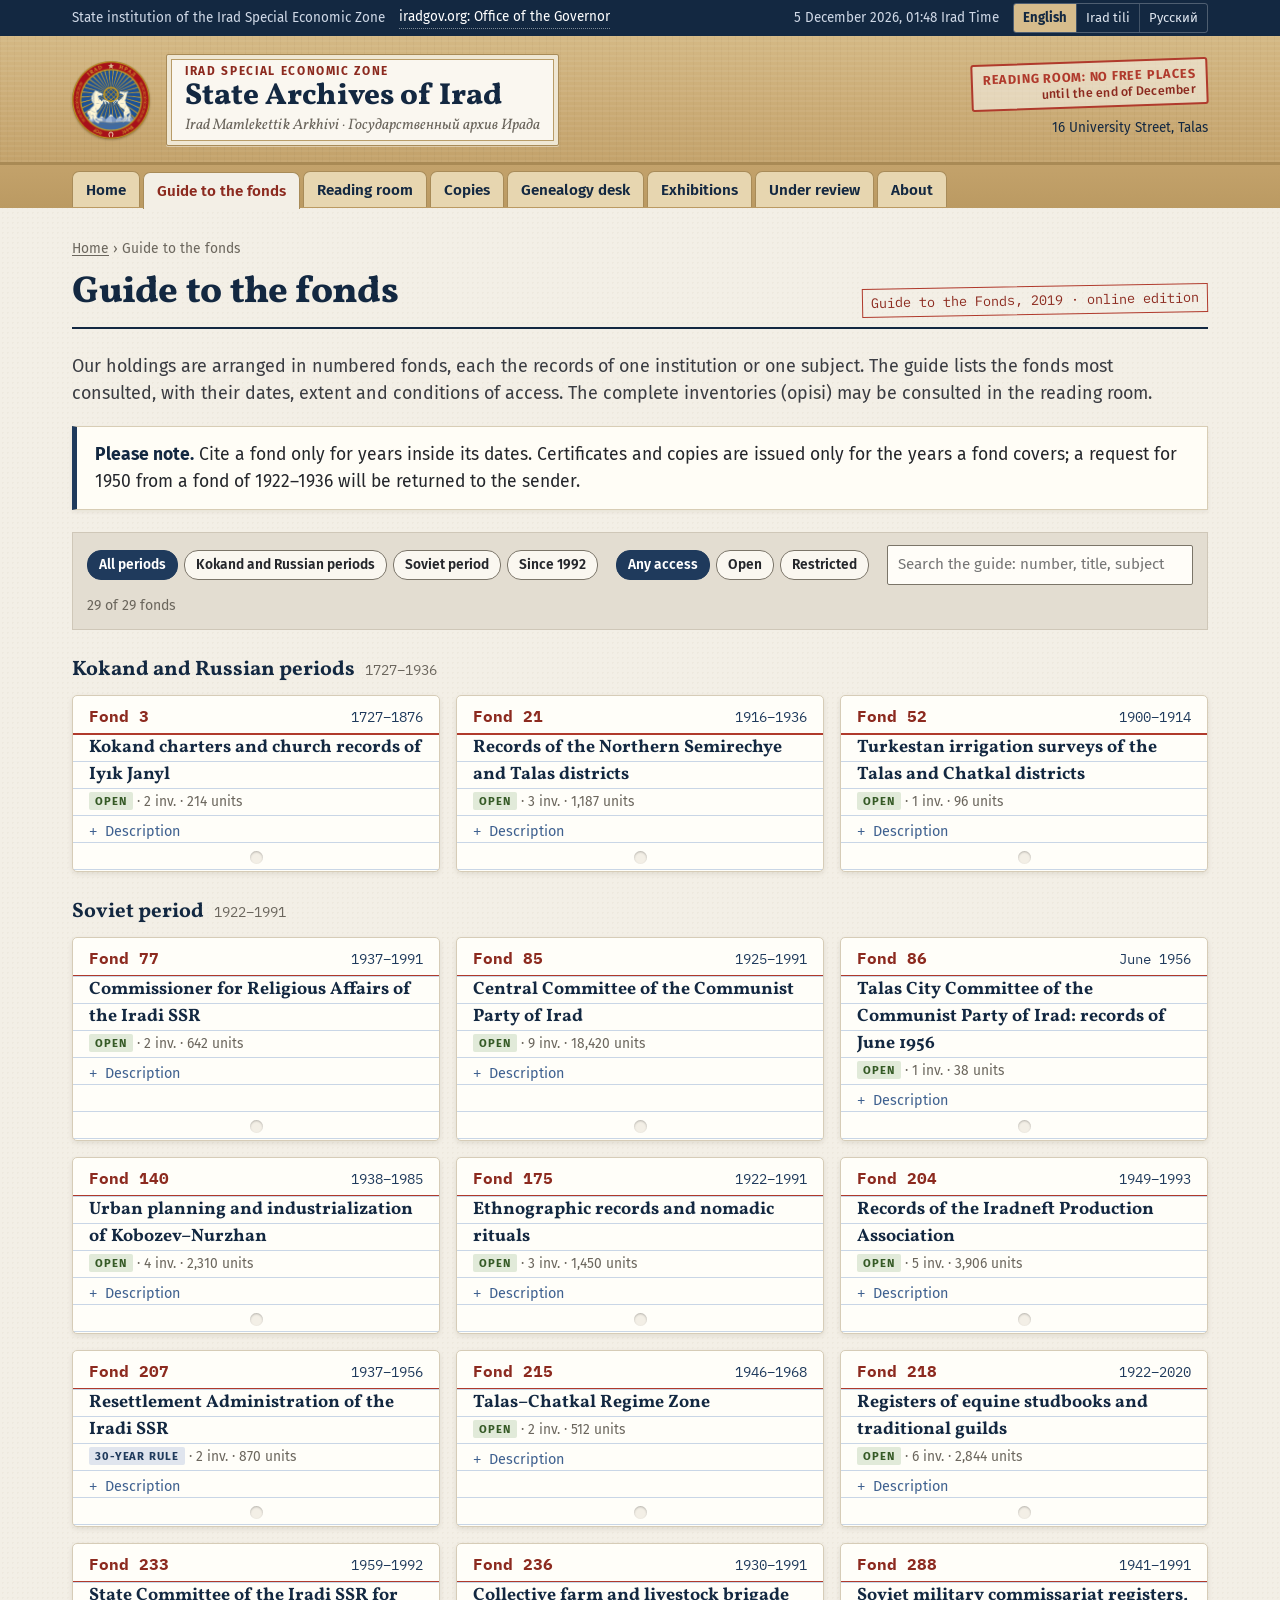
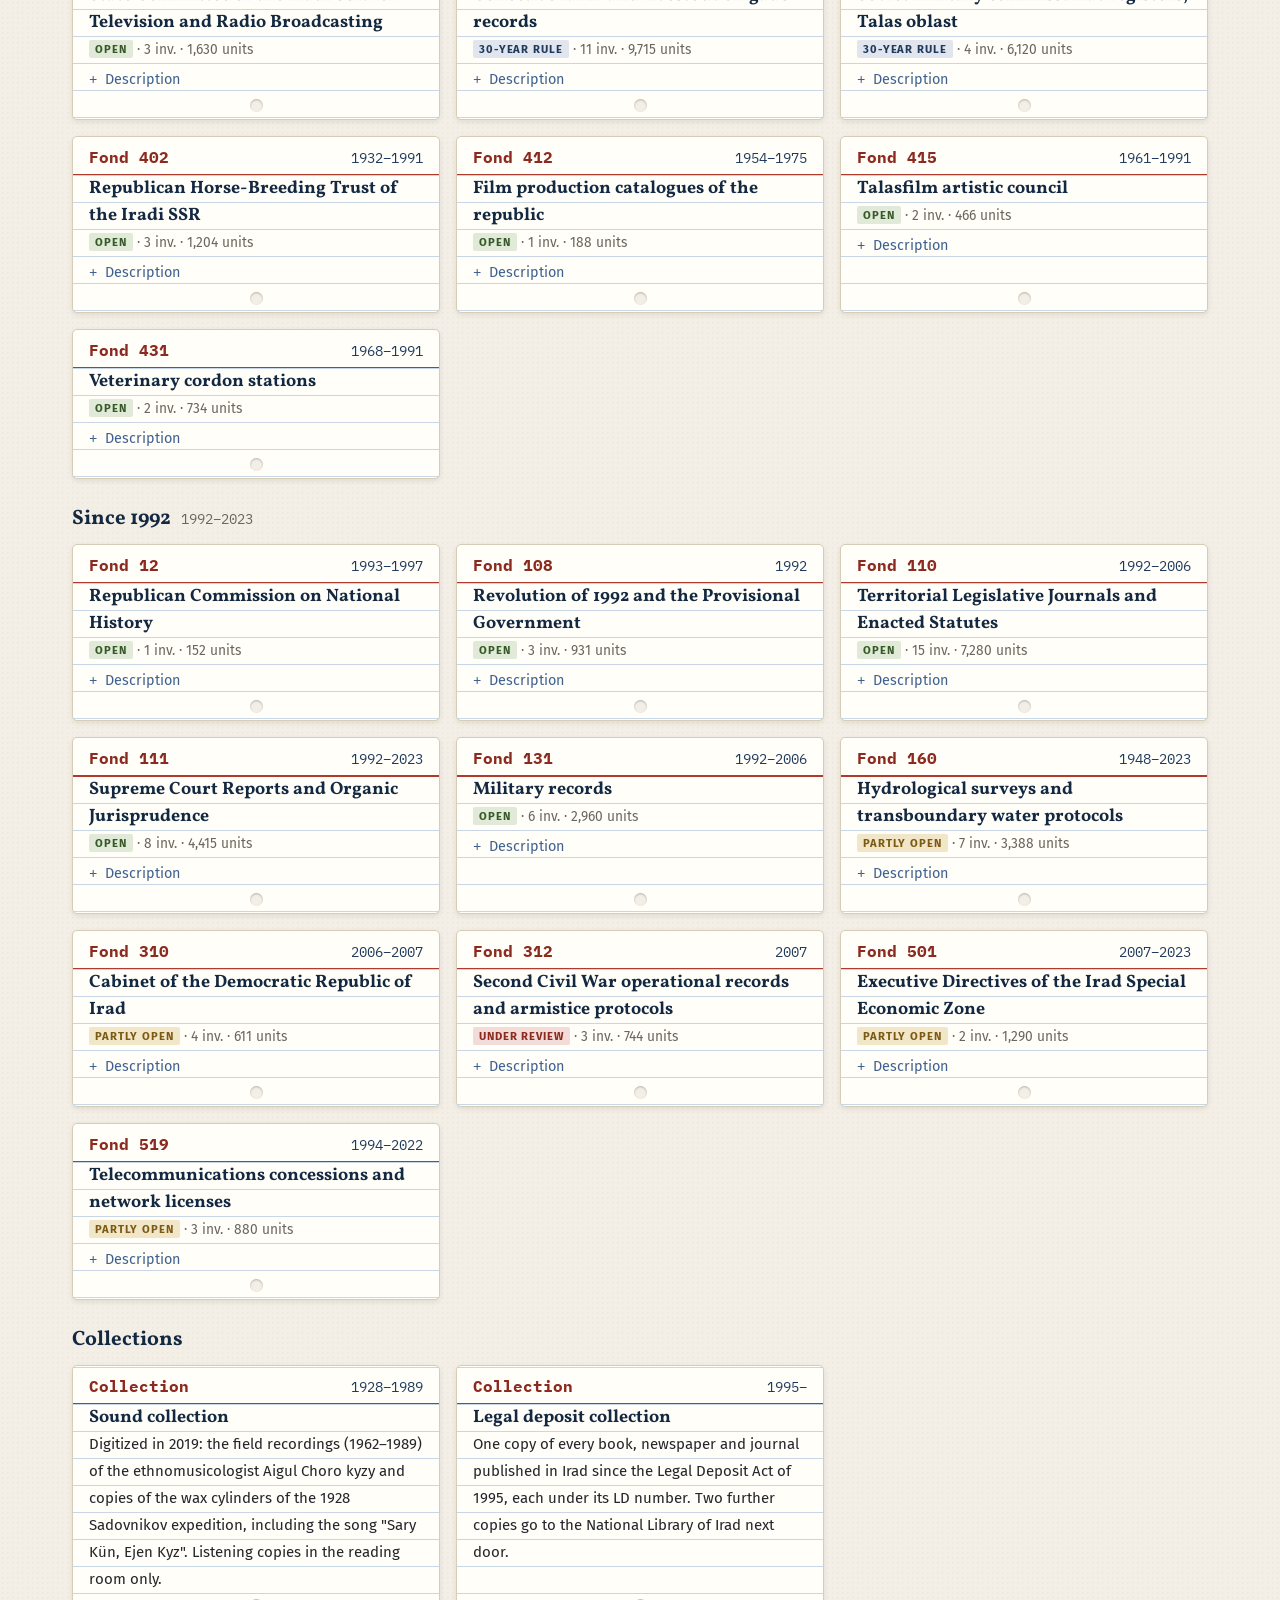
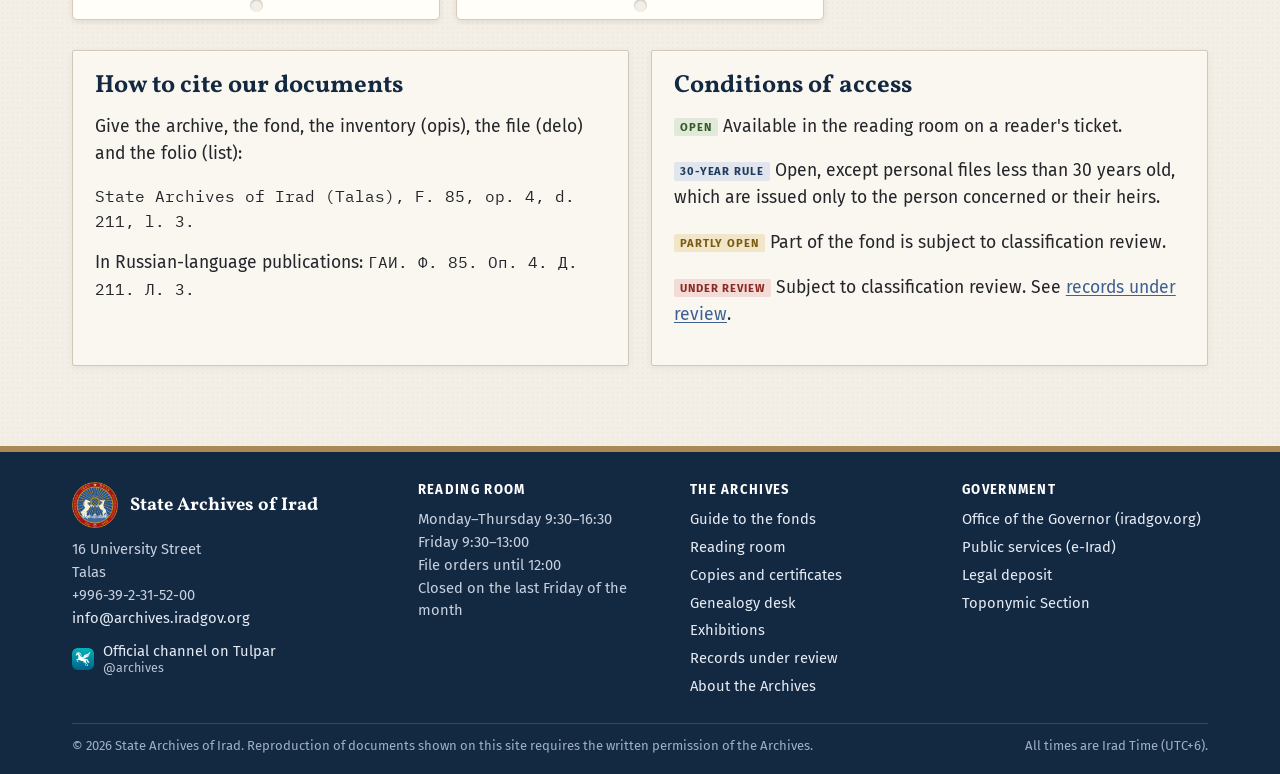
<file: fonds.html>
<!doctype html>
<html lang="en">
<head>
<meta charset="utf-8">
<meta name="viewport" content="width=device-width, initial-scale=1">
<title>Guide to the fonds | State Archives of Irad</title>
<meta name="description" content="Guide to the fonds of the State Archives of Irad: Kokand charters, the Iradi SSR, the Provisional Government of 1992, the Territory of Irad and the ISEZ, with dates, extent and access.">
<link rel="canonical" href="https://archives.iradgov.org/fonds.html">
<meta property="og:type" content="website">
<meta property="og:site_name" content="State Archives of Irad">
<meta property="og:title" content="Guide to the fonds | State Archives of Irad">
<meta property="og:description" content="Guide to the fonds of the State Archives of Irad: Kokand charters, the Iradi SSR, the Provisional Government of 1992, the Territory of Irad and the ISEZ, with dates, extent and access.">
<meta property="og:url" content="https://archives.iradgov.org/fonds.html">
<meta property="og:image" content="https://archives.iradgov.org/assets/og-image.png">
<meta property="og:image:width" content="1200">
<meta property="og:image:height" content="630">
<meta property="og:image:alt" content="State Archives of Irad, archives.iradgov.org">
<meta name="twitter:card" content="summary_large_image">
<meta name="theme-color" content="#132841">
<link rel="icon" href="/favicon.ico" sizes="any">
<link rel="icon" href="/assets/mark.svg" type="image/svg+xml">
<link rel="icon" href="/favicon-32.png" type="image/png" sizes="32x32">
<link rel="apple-touch-icon" href="/apple-touch-icon.png">
<link rel="manifest" href="/site.webmanifest">
<link rel="preconnect" href="https://fonts.googleapis.com">
<link rel="preconnect" href="https://fonts.gstatic.com" crossorigin>
<link href="https://fonts.googleapis.com/css2?family=Vollkorn:ital,wght@0,400;0,600;0,700;0,800;1,400&family=Fira+Sans:ital,wght@0,400;0,500;0,600;0,700;1,400&family=IBM+Plex+Mono:wght@400;600&family=Marck+Script&family=Old+Standard+TT:ital,wght@0,400;0,700;1,400&family=Amiri&display=swap" rel="stylesheet">
<link rel="stylesheet" href="/assets/site.css">
<script>window.goatcounter=new Object();goatcounter.path=p=>location.host+p;</script>
<script data-goatcounter="https://irad.goatcounter.com/count" async src="//gc.zgo.at/count.js"></script>
<script async src="https://www.googletagmanager.com/gtag/js?id=G-QTS2XFLJD7"></script>
<script>window.dataLayer=window.dataLayer||[];function gtag(){dataLayer.push(arguments);}gtag('js',new Date());gtag('config','G-QTS2XFLJD7');</script>
</head>
<body data-page="fonds" data-title="fonds">
<div id="top"></div>
<main id="main" class="page">
<div class="wrap">
<div class="crumbs"><a href="/" data-i18n="crHome">Home</a> › <span data-i18n="nav_fonds">Guide to the fonds</span></div>
<div class="page-h"><h1 data-i18n="fH1">Guide to the fonds</h1><span class="ref" data-i18n="fRef">Guide to the Fonds, 2019 · online edition</span></div>
<p class="lead" data-i18n="fLead">Our holdings are arranged in numbered fonds, each the records of one institution or one subject. The guide lists the fonds most consulted, with their dates, extent and conditions of access. The complete inventories (opisi) may be consulted in the reading room.</p>
<div class="slip ink" data-i18n="fNote"><strong>Please note.</strong> Cite a fond only for years inside its dates. Certificates and copies are issued only for the years a fond covers; a request for 1950 from a fond of 1922–1936 will be returned to the sender.</div>
<div class="filters" id="ffilters"></div>
<div id="fonds"><p class="loading">…</p></div>
<h2 class="period-h"><span style="font:inherit;color:inherit" data-i18n="fColl">Collections</span></h2>
<div class="cards" id="colls"></div>
<div class="grid g-2" style="margin-top:30px">
  <div class="card">
    <h2 data-i18n="fCiteH">How to cite our documents</h2>
    <div data-i18n="fCiteP"><p>Give the archive, the fond, the inventory (opis), the file (delo) and the folio (list):</p>
    <p class="mono">State Archives of Irad (Talas), F. 85, op. 4, d. 211, l. 3.</p>
    <p>In Russian-language publications: <span class="mono">ГАИ. Ф. 85. Оп. 4. Д. 211. Л. 3.</span></p></div>
  </div>
  <div class="card">
    <h2 data-i18n="fAccH">Conditions of access</h2>
    <div data-i18n="fAccP"><p><span class="acc open">Open</span> Available in the reading room on a reader's ticket.</p>
    <p><span class="acc rule30">30-year rule</span> Open, except personal files less than 30 years old, which are issued only to the person concerned or their heirs.</p>
    <p><span class="acc partial">Partly open</span> Part of the fond is subject to classification review.</p>
    <p><span class="acc review">Under review</span> Subject to classification review. See <a href="/closed-shelf.html">records under review</a>.</p></div>
  </div>
</div>
</div>
</main>
<div id="bottom"></div>
<noscript><p style="padding:20px;text-align:center">State Archives of Irad · 16 University Street, Talas · <a href="/fonds.html">Guide to the fonds</a> · <a href="/about.html">Contact</a></p></noscript>
<script src="/assets/i18n.js"></script>
<script src="/assets/site.js"></script>
</body>
</html>
</file>
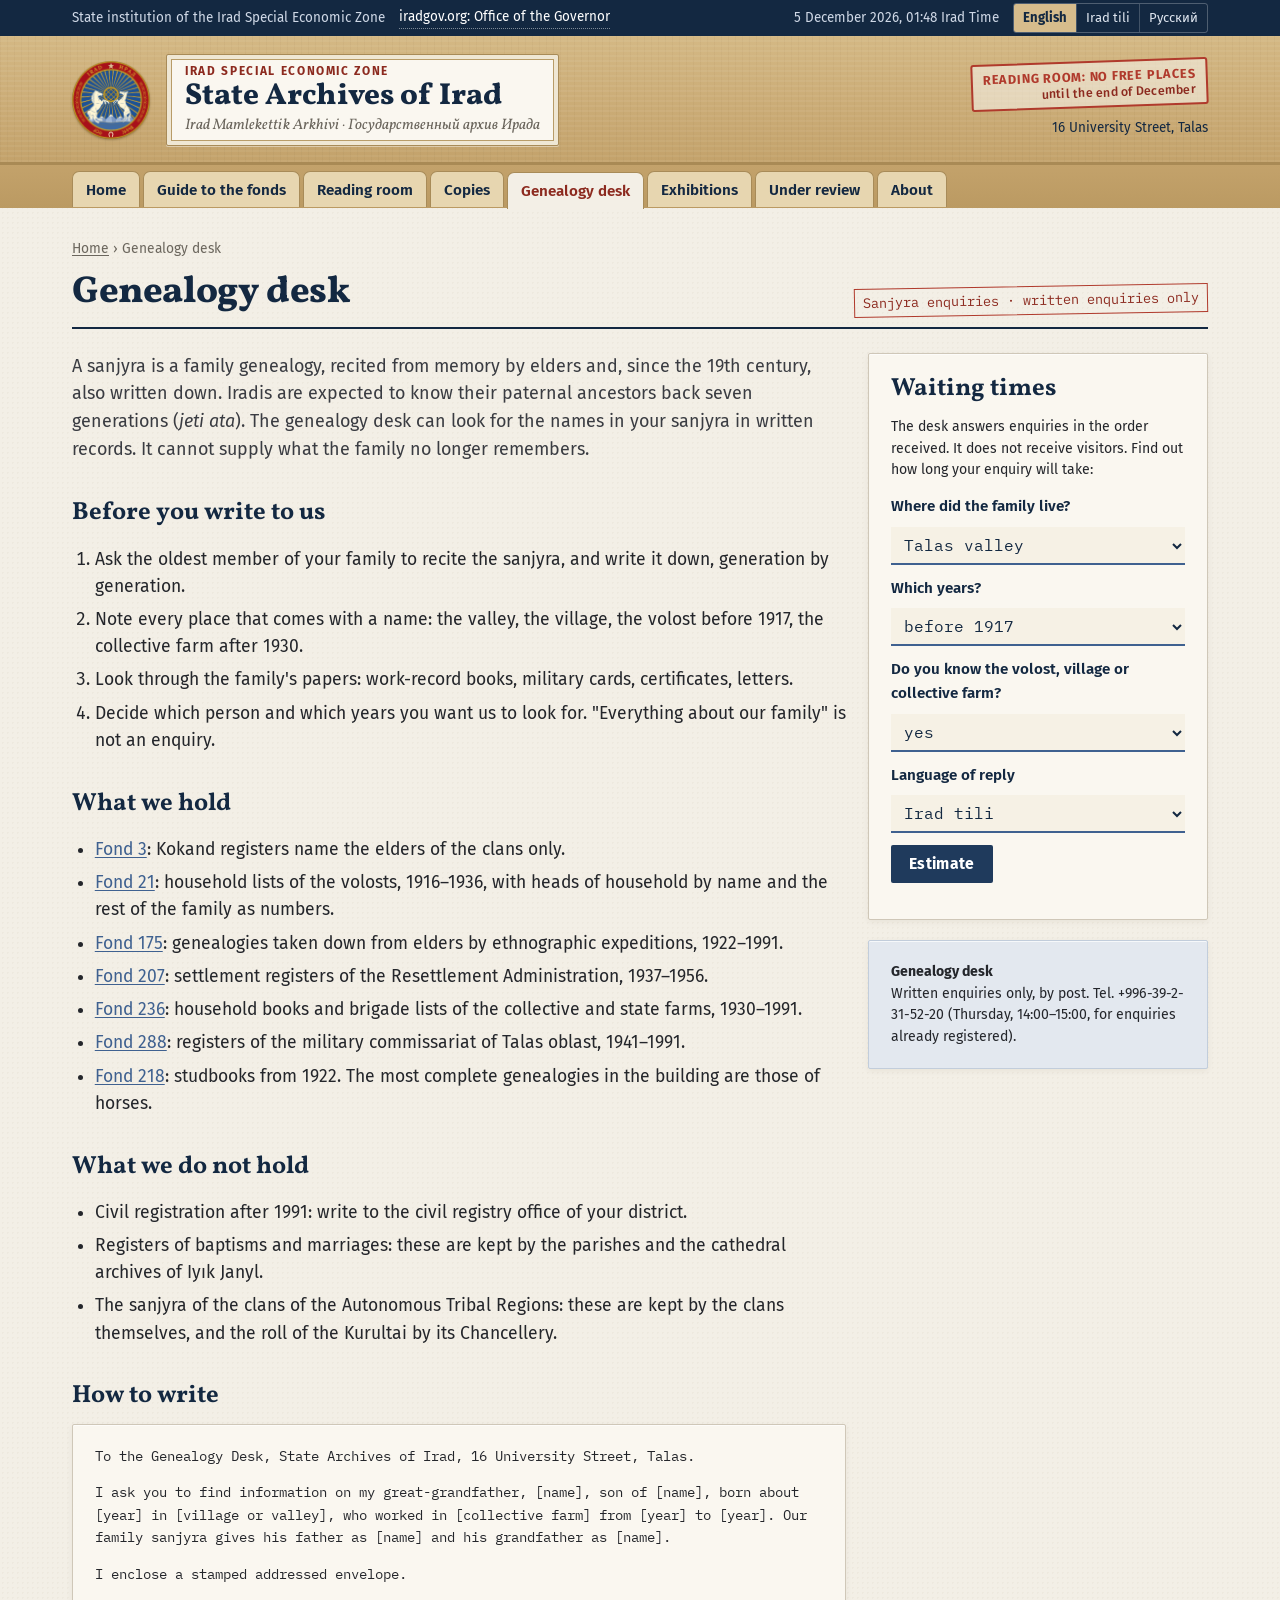
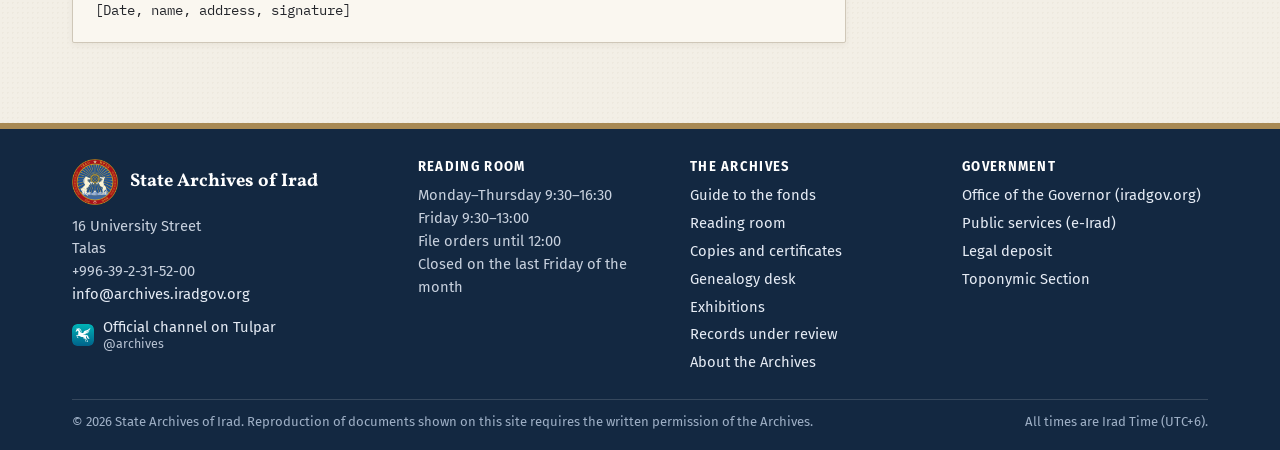
<file: genealogy.html>
<!doctype html>
<html lang="en">
<head>
<meta charset="utf-8">
<meta name="viewport" content="width=device-width, initial-scale=1">
<title>Genealogy desk | State Archives of Irad</title>
<meta name="description" content="How to ask the State Archives of Irad about your family's sanjyra: what we hold, what we do not, how to write, and waiting times.">
<link rel="canonical" href="https://archives.iradgov.org/genealogy.html">
<meta property="og:type" content="website">
<meta property="og:site_name" content="State Archives of Irad">
<meta property="og:title" content="Genealogy desk | State Archives of Irad">
<meta property="og:description" content="How to ask the State Archives of Irad about your family's sanjyra: what we hold, what we do not, how to write, and waiting times.">
<meta property="og:url" content="https://archives.iradgov.org/genealogy.html">
<meta property="og:image" content="https://archives.iradgov.org/assets/og-image.png">
<meta property="og:image:width" content="1200">
<meta property="og:image:height" content="630">
<meta property="og:image:alt" content="State Archives of Irad, archives.iradgov.org">
<meta name="twitter:card" content="summary_large_image">
<meta name="theme-color" content="#132841">
<link rel="icon" href="/favicon.ico" sizes="any">
<link rel="icon" href="/assets/mark.svg" type="image/svg+xml">
<link rel="icon" href="/favicon-32.png" type="image/png" sizes="32x32">
<link rel="apple-touch-icon" href="/apple-touch-icon.png">
<link rel="manifest" href="/site.webmanifest">
<link rel="preconnect" href="https://fonts.googleapis.com">
<link rel="preconnect" href="https://fonts.gstatic.com" crossorigin>
<link href="https://fonts.googleapis.com/css2?family=Vollkorn:ital,wght@0,400;0,600;0,700;0,800;1,400&family=Fira+Sans:ital,wght@0,400;0,500;0,600;0,700;1,400&family=IBM+Plex+Mono:wght@400;600&family=Marck+Script&family=Old+Standard+TT:ital,wght@0,400;0,700;1,400&family=Amiri&display=swap" rel="stylesheet">
<link rel="stylesheet" href="/assets/site.css">
<script>window.goatcounter=new Object();goatcounter.path=p=>location.host+p;</script>
<script data-goatcounter="https://irad.goatcounter.com/count" async src="//gc.zgo.at/count.js"></script>
<script async src="https://www.googletagmanager.com/gtag/js?id=G-QTS2XFLJD7"></script>
<script>window.dataLayer=window.dataLayer||[];function gtag(){dataLayer.push(arguments);}gtag('js',new Date());gtag('config','G-QTS2XFLJD7');</script>
</head>
<body data-page="genealogy" data-title="genealogy">
<div id="top"></div>
<main id="main" class="page">
<div class="wrap">
<div class="crumbs"><a href="/" data-i18n="crHome">Home</a> › <span data-i18n="nav_genealogy">Genealogy desk</span></div>
<div class="page-h"><h1 data-i18n="gH1">Genealogy desk</h1><span class="ref" data-i18n="gRef">Sanjyra enquiries · written enquiries only</span></div>
<div class="grid g-main">
  <div class="prose">
    <p class="lead" data-i18n="gLead">A sanjyra is a family genealogy, recited from memory by elders and, since the 19th century, also written down. Iradis are expected to know their paternal ancestors back seven generations (<i>jeti ata</i>). The genealogy desk can look for the names in your sanjyra in written records. It cannot supply what the family no longer remembers.</p>
    <h2 data-i18n="gBeforeH">Before you write to us</h2>
    <div data-i18n="gBeforeB"><ol>
      <li>Ask the oldest member of your family to recite the sanjyra, and write it down, generation by generation.</li>
      <li>Note every place that comes with a name: the valley, the village, the volost before 1917, the collective farm after 1930.</li>
      <li>Look through the family's papers: work-record books, military cards, certificates, letters.</li>
      <li>Decide which person and which years you want us to look for. "Everything about our family" is not an enquiry.</li>
    </ol></div>
    <h2 data-i18n="gHoldH">What we hold</h2>
    <div data-i18n="gHoldB"><ul>
      <li><a href="/fonds.html#f3">Fond 3</a>: Kokand registers name the elders of the clans only.</li>
      <li><a href="/fonds.html#f21">Fond 21</a>: household lists of the volosts, 1916–1936, with heads of household by name and the rest of the family as numbers.</li>
      <li><a href="/fonds.html#f175">Fond 175</a>: genealogies taken down from elders by ethnographic expeditions, 1922–1991.</li>
      <li><a href="/fonds.html#f207">Fond 207</a>: settlement registers of the Resettlement Administration, 1937–1956.</li>
      <li><a href="/fonds.html#f236">Fond 236</a>: household books and brigade lists of the collective and state farms, 1930–1991.</li>
      <li><a href="/fonds.html#f288">Fond 288</a>: registers of the military commissariat of Talas oblast, 1941–1991.</li>
      <li><a href="/fonds.html#f218">Fond 218</a>: studbooks from 1922. The most complete genealogies in the building are those of horses.</li>
    </ul></div>
    <h2 data-i18n="gNotH">What we do not hold</h2>
    <div data-i18n="gNotB"><ul>
      <li>Civil registration after 1991: write to the civil registry office of your district.</li>
      <li>Registers of baptisms and marriages: these are kept by the parishes and the cathedral archives of Iyık Janyl.</li>
      <li>The sanjyra of the clans of the Autonomous Tribal Regions: these are kept by the clans themselves, and the roll of the Kurultai by its Chancellery.</li>
    </ul></div>
    <h2 data-i18n="gHowH">How to write</h2>
    <div class="card" style="font-family:var(--mono);font-size:.9rem" data-i18n="gHowB"><p>To the Genealogy Desk, State Archives of Irad, 16 University Street, Talas.</p><p>I ask you to find information on my great-grandfather, [name], son of [name], born about [year] in [village or valley], who worked in [collective farm] from [year] to [year]. Our family sanjyra gives his father as [name] and his grandfather as [name].</p><p>I enclose a stamped addressed envelope.</p><p>[Date, name, address, signature]</p></div>
  </div>
  <aside>
    <div class="card">
      <h2 data-i18n="gWaitH">Waiting times</h2>
      <p class="small" data-i18n="gWaitP">The desk answers enquiries in the order received. It does not receive visitors. Find out how long your enquiry will take:</p>
      <form class="form" id="genForm" style="padding:0;border:0;background:none" novalidate>
        <div class="row" style="grid-template-columns:1fr"><label for="gWhere" data-i18n="gWhere">Where did the family live?</label>
          <select id="gWhere"><option value="talas" data-i18n="gW_talas">Talas valley</option><option value="chu" data-i18n="gW_chu">Chu valley and Nurzhan</option><option value="naryn" data-i18n="gW_naryn">Naryn, Iyık Janyl and the Fergana rim</option><option value="atr" data-i18n="gW_atr">Clan territory of the Autonomous Tribal Regions</option><option value="abroad" data-i18n="gW_abroad">Abroad (families who left in 1916 or later)</option></select></div>
        <div class="row" style="grid-template-columns:1fr"><label for="gWhen" data-i18n="gWhen">Which years?</label>
          <select id="gWhen"><option value="pre1917" data-i18n="gT_pre">before 1917</option><option value="y1917" data-i18n="gT_1917">1917–1936</option><option value="soviet" data-i18n="gT_sov">1937–1991</option><option value="after1991" data-i18n="gT_after">after 1991</option></select></div>
        <div class="row" style="grid-template-columns:1fr"><label for="gKnown" data-i18n="gKnown">Do you know the volost, village or collective farm?</label>
          <select id="gKnown"><option value="yes" data-i18n="yesO">yes</option><option value="no" data-i18n="noO">no</option></select></div>
        <div class="row" style="grid-template-columns:1fr"><label for="gLang" data-i18n="gLangL">Language of reply</label>
          <select id="gLang"><option value="ir">Irad tili</option><option value="ru">Русский</option><option value="en">English</option></select></div>
        <div class="actions" style="margin-top:4px"><button class="btn" type="submit" data-i18n="gBtn">Estimate</button></div>
      </form>
      <div class="result" id="genResult" aria-live="polite"></div>
    </div>
    <div class="card tone small" style="margin-top:20px"><div data-i18n="gSide"><p style="margin:0"><b>Genealogy desk</b><br>Written enquiries only, by post. Tel. +996-39-2-31-52-20 (Thursday, 14:00–15:00, for enquiries already registered).</p></div></div>
  </aside>
</div>
</div>
</main>
<div id="bottom"></div>
<noscript><p style="padding:20px;text-align:center">State Archives of Irad · 16 University Street, Talas · <a href="/fonds.html">Guide to the fonds</a> · <a href="/about.html">Contact</a></p></noscript>
<script src="/assets/i18n.js"></script>
<script src="/assets/site.js"></script>
</body>
</html>
</file>
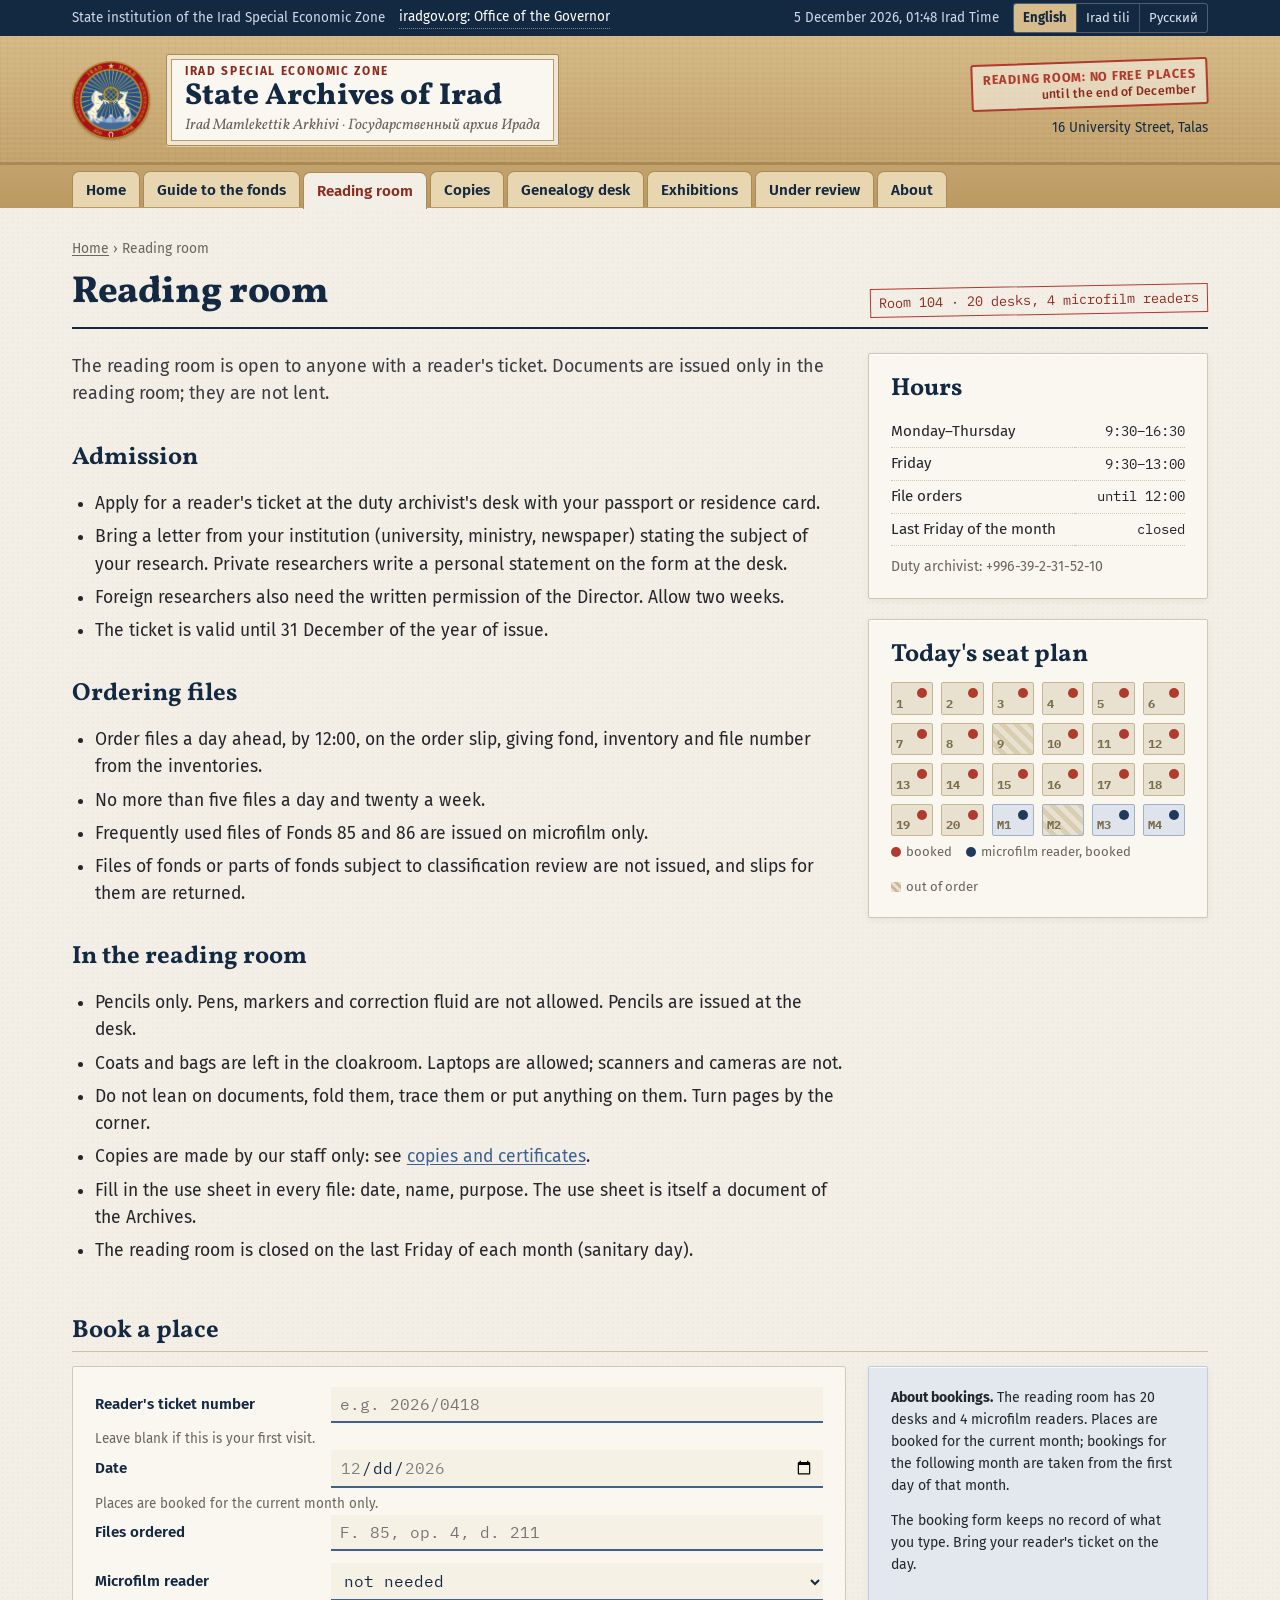
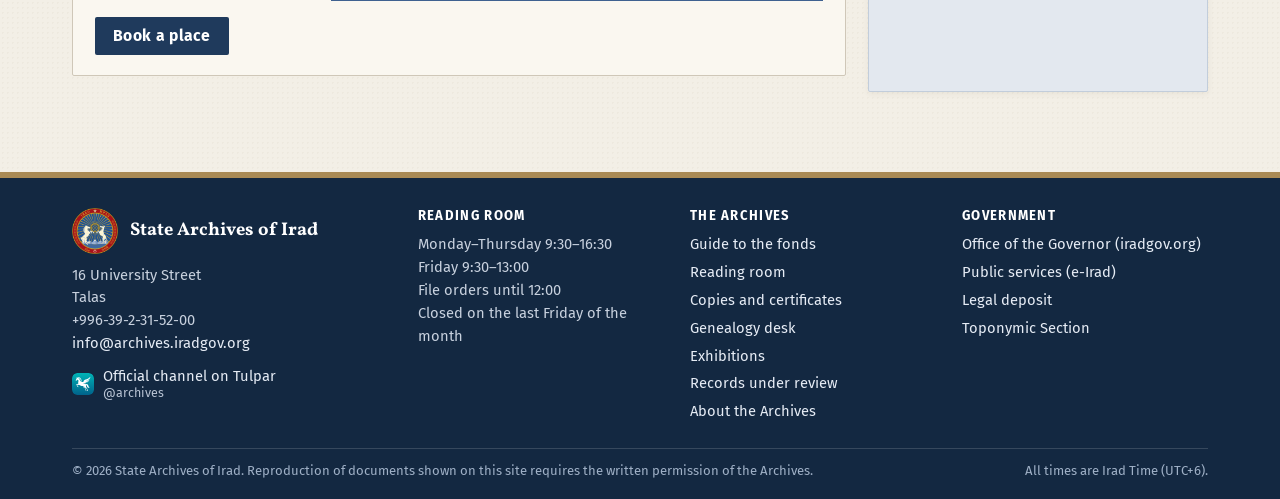
<file: reading-room.html>
<!doctype html>
<html lang="en">
<head>
<meta charset="utf-8">
<meta name="viewport" content="width=device-width, initial-scale=1">
<title>Reading room | State Archives of Irad</title>
<meta name="description" content="Admission, rules, opening hours and bookings for the reading room of the State Archives of Irad, 16 University Street, Talas.">
<link rel="canonical" href="https://archives.iradgov.org/reading-room.html">
<meta property="og:type" content="website">
<meta property="og:site_name" content="State Archives of Irad">
<meta property="og:title" content="Reading room | State Archives of Irad">
<meta property="og:description" content="Admission, rules, opening hours and bookings for the reading room of the State Archives of Irad, 16 University Street, Talas.">
<meta property="og:url" content="https://archives.iradgov.org/reading-room.html">
<meta property="og:image" content="https://archives.iradgov.org/assets/og-image.png">
<meta property="og:image:width" content="1200">
<meta property="og:image:height" content="630">
<meta property="og:image:alt" content="State Archives of Irad, archives.iradgov.org">
<meta name="twitter:card" content="summary_large_image">
<meta name="theme-color" content="#132841">
<link rel="icon" href="/favicon.ico" sizes="any">
<link rel="icon" href="/assets/mark.svg" type="image/svg+xml">
<link rel="icon" href="/favicon-32.png" type="image/png" sizes="32x32">
<link rel="apple-touch-icon" href="/apple-touch-icon.png">
<link rel="manifest" href="/site.webmanifest">
<link rel="preconnect" href="https://fonts.googleapis.com">
<link rel="preconnect" href="https://fonts.gstatic.com" crossorigin>
<link href="https://fonts.googleapis.com/css2?family=Vollkorn:ital,wght@0,400;0,600;0,700;0,800;1,400&family=Fira+Sans:ital,wght@0,400;0,500;0,600;0,700;1,400&family=IBM+Plex+Mono:wght@400;600&family=Marck+Script&family=Old+Standard+TT:ital,wght@0,400;0,700;1,400&family=Amiri&display=swap" rel="stylesheet">
<link rel="stylesheet" href="/assets/site.css">
<script>window.goatcounter=new Object();goatcounter.path=p=>location.host+p;</script>
<script data-goatcounter="https://irad.goatcounter.com/count" async src="//gc.zgo.at/count.js"></script>
<script async src="https://www.googletagmanager.com/gtag/js?id=G-QTS2XFLJD7"></script>
<script>window.dataLayer=window.dataLayer||[];function gtag(){dataLayer.push(arguments);}gtag('js',new Date());gtag('config','G-QTS2XFLJD7');</script>
</head>
<body data-page="reading" data-title="reading">
<div id="top"></div>
<main id="main" class="page">
<div class="wrap">
<div class="crumbs"><a href="/" data-i18n="crHome">Home</a> › <span data-i18n="nav_reading">Reading room</span></div>
<div class="page-h"><h1 data-i18n="rH1">Reading room</h1><span class="ref" data-i18n="rRef">Room 104 · 20 desks, 4 microfilm readers</span></div>
<div class="grid g-main">
  <div class="prose">
    <p class="lead" data-i18n="rLead">The reading room is open to anyone with a reader's ticket. Documents are issued only in the reading room; they are not lent.</p>
    <h2 data-i18n="rAdmH">Admission</h2>
    <div data-i18n="rAdmB"><ul>
      <li>Apply for a reader's ticket at the duty archivist's desk with your passport or residence card.</li>
      <li>Bring a letter from your institution (university, ministry, newspaper) stating the subject of your research. Private researchers write a personal statement on the form at the desk.</li>
      <li>Foreign researchers also need the written permission of the Director. Allow two weeks.</li>
      <li>The ticket is valid until 31 December of the year of issue.</li>
    </ul></div>
    <h2 data-i18n="rOrdH">Ordering files</h2>
    <div data-i18n="rOrdB"><ul>
      <li>Order files a day ahead, by 12:00, on the order slip, giving fond, inventory and file number from the inventories.</li>
      <li>No more than five files a day and twenty a week.</li>
      <li>Frequently used files of Fonds 85 and 86 are issued on microfilm only.</li>
      <li>Files of fonds or parts of fonds subject to classification review are not issued, and slips for them are returned.</li>
    </ul></div>
    <h2 data-i18n="rRulesH">In the reading room</h2>
    <div data-i18n="rRulesB"><ul>
      <li>Pencils only. Pens, markers and correction fluid are not allowed. Pencils are issued at the desk.</li>
      <li>Coats and bags are left in the cloakroom. Laptops are allowed; scanners and cameras are not.</li>
      <li>Do not lean on documents, fold them, trace them or put anything on them. Turn pages by the corner.</li>
      <li>Copies are made by our staff only: see <a href="/copies.html">copies and certificates</a>.</li>
      <li>Fill in the use sheet in every file: date, name, purpose. The use sheet is itself a document of the Archives.</li>
      <li>The reading room is closed on the last Friday of each month (sanitary day).</li>
    </ul></div>
  </div>
  <aside>
    <div class="card">
      <h2 data-i18n="rHoursH">Hours</h2>
      <table class="hours"><tbody>
        <tr><td data-i18n="rH_mt">Monday–Thursday</td><td>9:30–16:30</td></tr>
        <tr><td data-i18n="rH_f">Friday</td><td>9:30–13:00</td></tr>
        <tr><td data-i18n="rH_o">File orders</td><td>until 12:00</td></tr>
        <tr><td data-i18n="rH_s">Last Friday of the month</td><td data-i18n="rH_sv">closed</td></tr>
      </tbody></table>
      <p class="small muted" style="margin:10px 0 0" data-i18n="rTel">Duty archivist: +996-39-2-31-52-10</p>
    </div>
    <div class="card" style="margin-top:20px">
      <h2 data-i18n="rPlanH">Today's seat plan</h2>
      <div class="seatplan" id="seats"></div>
      <div class="legend"><span><i></i><span data-i18n="rLgTaken">booked</span></span><span><i class="b"></i><span data-i18n="rLgMf">microfilm reader, booked</span></span><span><i class="x"></i><span data-i18n="rLgOos">out of order</span></span></div>
    </div>
  </aside>
</div>

<div class="sect-h" id="book"><h2 data-i18n="bkH">Book a place</h2></div>
<div class="grid g-main">
  <div>
    <form class="form" id="bookForm" novalidate>
      <div class="row"><label for="bkTicket" data-i18n="bkTicket">Reader's ticket number</label><input type="text" id="bkTicket" autocomplete="off" placeholder="e.g. 2026/0418" data-i18n-ph="bkTicketPh"></div>
      <div class="hint" data-i18n="bkTicketH">Leave blank if this is your first visit.</div>
      <div class="row"><label for="bkDate" data-i18n="bkDate">Date</label><input type="date" id="bkDate"></div>
      <div class="hint" data-i18n="bkDateH">Places are booked for the current month only.</div>
      <div class="row"><label for="bkFiles" data-i18n="bkFiles">Files ordered</label><input type="text" id="bkFiles" autocomplete="off" placeholder="F. 85, op. 4, d. 211" data-i18n-ph="bkFilesPh"></div>
      <div class="row"><label for="bkMf" data-i18n="bkMf">Microfilm reader</label><select id="bkMf"><option data-i18n="bkMfNo">not needed</option><option data-i18n="bkMfYes">needed</option></select></div>
      <div class="actions"><button class="btn" type="submit" data-i18n="bkBtn">Book a place</button></div>
    </form>
    <div class="result" id="bkResult" aria-live="polite"></div>
  </div>
  <aside class="card tone small">
    <div data-i18n="bkSide"><p><b>About bookings.</b> The reading room has 20 desks and 4 microfilm readers. Places are booked for the current month; bookings for the following month are taken from the first day of that month.</p><p style="margin:0">The booking form keeps no record of what you type. Bring your reader's ticket on the day.</p></div>
  </aside>
</div>
</div>
</main>
<div id="bottom"></div>
<noscript><p style="padding:20px;text-align:center">State Archives of Irad · 16 University Street, Talas · <a href="/fonds.html">Guide to the fonds</a> · <a href="/about.html">Contact</a></p></noscript>
<script src="/assets/i18n.js"></script>
<script src="/assets/site.js"></script>
</body>
</html>
</file>
<file: assets/site.css>
/* State Archives of Irad: archives.iradgov.org
   Paper and ink: warm grey, archive-box buff, ink blue, stamp red. Vollkorn / Fira Sans / IBM Plex Mono. */
:root {
  --paper: #f3efe6;
  --paper-2: #faf7f0;
  --grey: #e3ddd1;
  --grey-2: #cfc7b8;
  --grey-d: #7b7569;
  --buff: #d6bc8c;
  --buff-l: #eadbb8;
  --buff-d: #a98a55;
  --board: #c9ab76;
  --ink: #1f3a5c;
  --ink-d: #132841;
  --ink-l: #3f6190;
  --ink-wash: #e3e8ef;
  --stamp: #b03a2c;
  --stamp-d: #8c2a1f;
  --violet: #4b3f8c;
  --text: #24262b;
  --muted: #6b665d;
  --rule: #cbbfa8;
  --serif: "Vollkorn", "PT Serif", Georgia, serif;
  --sans: "Fira Sans", "PT Sans", "Segoe UI", Arial, sans-serif;
  --mono: "IBM Plex Mono", "Courier New", monospace;
  --hand: "Marck Script", "Segoe Script", cursive;
  --wrap: 1180px;
}
* { box-sizing: border-box; }
html { -webkit-text-size-adjust: 100%; }
body {
  margin: 0; background: var(--paper); color: var(--text);
  font: 400 17.5px/1.55 var(--sans);
  background-image: radial-gradient(rgba(120, 100, 60, .045) 1px, transparent 1px);
  background-size: 5px 5px;
}
a { color: var(--ink-l); text-underline-offset: 2px; }
a:hover { color: var(--stamp); }
img { max-width: 100%; height: auto; }
h1, h2, h3, h4 { font-family: var(--serif); color: var(--ink-d); line-height: 1.2; margin: 0 0 .5em; }
h1 { font-size: 2.35rem; font-weight: 800; letter-spacing: -.01em; }
h2 { font-size: 1.55rem; font-weight: 700; }
h3 { font-size: 1.2rem; font-weight: 700; }
p { margin: 0 0 1em; }
.wrap { max-width: var(--wrap); margin: 0 auto; padding: 0 22px; }
.muted { color: var(--muted); }
.small { font-size: .88rem; }
.mono { font-family: var(--mono); font-size: .9em; }
.skip { position: absolute; left: -9999px; top: 0; background: #fff; padding: 8px 12px; z-index: 50; }
.skip:focus { left: 8px; top: 8px; }
.sr { position: absolute !important; left: -9999px !important; }

/* ---------- utility bar ---------- */
.util { background: var(--ink-d); color: #cfd8e6; font-size: .84rem; }
.util .wrap { display: flex; justify-content: space-between; align-items: center; gap: 12px; min-height: 36px; flex-wrap: wrap; }
.util a { color: #fff; text-decoration: none; border-bottom: 1px dotted rgba(255,255,255,.45); }
.util a:hover { color: var(--buff-l); }
.util .left { display: flex; gap: 14px; flex-wrap: wrap; align-items: center; }
.util .right { display: flex; gap: 14px; align-items: center; }
.langs { display: flex; border: 1px solid rgba(255,255,255,.25); border-radius: 3px; overflow: hidden; }
.langs button { background: none; border: 0; color: #dfe6f0; font: inherit; font-size: .82rem; padding: 4px 9px; cursor: pointer; }
.langs button + button { border-left: 1px solid rgba(255,255,255,.2); }
.langs button[aria-pressed="true"] { background: var(--buff); color: var(--ink-d); font-weight: 700; }

/* ---------- masthead: the archive box ---------- */
.mast {
  background-color: var(--board);
  background-image:
    repeating-linear-gradient(0deg, rgba(255,255,255,.05) 0 2px, transparent 2px 5px),
    repeating-linear-gradient(90deg, rgba(90,60,20,.04) 0 1px, transparent 1px 7px),
    linear-gradient(180deg, #d4b884, #c3a26b);
  border-bottom: 3px solid var(--buff-d);
}
.mast .wrap { display: flex; align-items: center; justify-content: space-between; gap: 20px; padding-top: 18px; padding-bottom: 16px; }
.home-link { display: flex; align-items: center; gap: 16px; text-decoration: none; color: var(--ink-d); }
.home-link:hover { color: var(--ink-d); }
.home-link .emb { width: 78px; height: 78px; flex: none; filter: drop-shadow(0 1px 1px rgba(60,40,10,.35)); }
.label-plate {
  background: var(--paper-2); border: 1px solid #a88b58; padding: 9px 18px 10px; position: relative;
  box-shadow: inset 0 0 0 4px #efe7d4, inset 0 0 0 5px #b89c68, 0 1px 0 rgba(255,255,255,.4);
  border-radius: 2px;
}
.label-plate .k { font: 700 .74rem/1.2 var(--sans); text-transform: uppercase; letter-spacing: .14em; color: var(--stamp-d); }
.label-plate .n { font: 800 1.9rem/1.08 var(--serif); color: var(--ink-d); margin: 2px 0 3px; }
.label-plate .s { font: italic 400 .95rem/1.25 var(--serif); color: var(--muted); }
.mast-status { text-align: right; max-width: 290px; }
.rr-chip {
  display: inline-block; font: 700 .8rem/1.25 var(--sans); letter-spacing: .06em; text-transform: uppercase;
  color: var(--stamp); border: 2px solid var(--stamp); padding: 6px 10px 5px; transform: rotate(-2deg);
  background: rgba(250,247,240,.55); border-radius: 3px; text-decoration: none;
}
.rr-chip:hover { color: var(--stamp-d); border-color: var(--stamp-d); }
.rr-chip small { display: block; font-weight: 500; letter-spacing: .02em; text-transform: none; font-size: .78rem; color: var(--stamp-d); }
.mast-status .ret { display: block; margin-top: 10px; font-size: .84rem; color: var(--ink-d); }

/* ---------- nav: file-divider tabs ---------- */
.nav { background: var(--board); background: linear-gradient(180deg, #c3a26b, #bb9a62); }
.nav .wrap { display: flex; align-items: flex-end; }
.menu { list-style: none; margin: 0; padding: 0; display: flex; gap: 3px; flex-wrap: nowrap; }
.menu a {
  display: block; text-decoration: none; color: var(--ink-d); font: 600 .95rem/1.2 var(--sans);
  padding: 9px 13px 8px; background: #e7d6b0; border: 1px solid #a88b58; border-bottom: 0;
  border-radius: 7px 7px 0 0; margin-top: 6px; white-space: nowrap;
}
.menu a:hover { background: var(--paper-2); color: var(--stamp-d); }
.menu a[aria-current="page"] { background: var(--paper); color: var(--stamp-d); position: relative; top: 1px; padding-bottom: 9px; }
.burger { display: none; }

/* ---------- page ---------- */
.page { padding: 30px 0 50px; min-height: 55vh; }
.crumbs { font-size: .86rem; color: var(--muted); margin-bottom: 10px; }
.crumbs a { color: var(--muted); }
.lead { font-size: 1.12rem; color: #3a3c42; max-width: 62em; }
.page-h { border-bottom: 2px solid var(--ink-d); padding-bottom: 12px; margin-bottom: 24px; display: flex; justify-content: space-between; align-items: flex-end; gap: 18px; flex-wrap: wrap; }
.page-h h1 { margin: 0; }
.page-h .ref { font-family: var(--mono); font-size: .85rem; color: var(--stamp-d); border: 1px solid var(--stamp); padding: 3px 8px; transform: rotate(-1deg); white-space: nowrap; }
.sect-h { display: flex; justify-content: space-between; align-items: baseline; gap: 12px; margin: 34px 0 14px; border-bottom: 1px solid var(--rule); padding-bottom: 6px; }
.sect-h h2 { margin: 0; }
.sect-h a { font-size: .92rem; }
.grid { display: grid; gap: 22px; }
.g-main { grid-template-columns: minmax(0, 1fr) 340px; }
.g-2 { grid-template-columns: repeat(2, minmax(0, 1fr)); }
.g-3 { grid-template-columns: repeat(3, minmax(0, 1fr)); }
.card {
  background: var(--paper-2); border: 1px solid var(--grey-2); padding: 20px 22px; border-radius: 2px;
  box-shadow: 0 1px 0 rgba(255,255,255,.7) inset, 0 2px 6px rgba(70, 55, 25, .06);
}
.card > :last-child { margin-bottom: 0; }
.card.tone { background: var(--ink-wash); border-color: #c2cddb; }
.card.buff { background: var(--buff-l); border-color: var(--buff-d); }
.kicker { font: 700 .74rem/1.3 var(--sans); letter-spacing: .14em; text-transform: uppercase; color: var(--stamp-d); margin-bottom: 6px; }
.prose { max-width: 46em; }
.prose h2 { margin-top: 1.4em; }
.prose ul, .prose ol { padding-left: 1.3em; }
.prose li { margin-bottom: .35em; }

/* notice slip */
.slip {
  background: #fffdf6; border: 1px solid #d8cdb5; border-left: 5px solid var(--stamp); padding: 14px 18px; margin: 0 0 22px;
  box-shadow: 0 2px 4px rgba(70,55,25,.07);
}
.slip strong { color: var(--stamp-d); }
.slip.ink { border-left-color: var(--ink); }
.slip.ink strong { color: var(--ink-d); }

/* rubber-stamp message */
.stampmsg {
  display: inline-block; margin: 18px 0 8px; padding: 12px 18px 10px; border: 3px double var(--stamp); color: var(--stamp);
  font: 700 1.15rem/1.3 var(--sans); letter-spacing: .05em; text-transform: uppercase; transform: rotate(-2.2deg);
  background: rgba(176,58,44,.04); border-radius: 4px; max-width: 100%;
  -webkit-mask-image: radial-gradient(circle at 30% 40%, #000 60%, rgba(0,0,0,.82) 61%, #000 75%);
}
.stampmsg small { display: block; text-transform: none; letter-spacing: 0; font-weight: 500; font-size: .92rem; margin-top: 4px; color: var(--stamp-d); }
.stampmsg.ink { border-color: var(--ink); color: var(--ink); }
.stampmsg.ink small { color: var(--ink-d); }

/* tables: ledger */
table.ledger { width: 100%; border-collapse: collapse; font-size: .96rem; background: var(--paper-2); }
.ledger th { text-align: left; font: 700 .8rem/1.3 var(--sans); letter-spacing: .06em; text-transform: uppercase; color: #fff; background: var(--ink); padding: 8px 10px; }
.ledger td { padding: 8px 10px; border-bottom: 1px solid #ddd3c0; vertical-align: top; }
.ledger tr:nth-child(even) td { background: rgba(214, 188, 140, .12); }
.ledger td.num { text-align: right; font-family: var(--mono); white-space: nowrap; }
.tbl-wrap { overflow-x: auto; }

/* quick links */
.quick { list-style: none; margin: 0; padding: 0; display: grid; grid-template-columns: repeat(auto-fit, minmax(230px, 1fr)); gap: 12px; }
.quick a { display: flex; gap: 12px; align-items: flex-start; text-decoration: none; color: var(--text); background: var(--paper-2); border: 1px solid var(--grey-2); padding: 14px 15px; border-radius: 2px; height: 100%; }
.quick a:hover { border-color: var(--ink-l); color: var(--ink-d); }
.quick .ic { width: 26px; height: 26px; flex: none; color: var(--stamp); margin-top: 1px; }
.quick b { display: block; font-family: var(--serif); font-size: 1.08rem; color: var(--ink-d); margin-bottom: 2px; }
.quick span { font-size: .9rem; color: var(--muted); line-height: 1.35; display: block; }

/* home hero */
.hero { display: grid; grid-template-columns: minmax(0, 1.15fr) minmax(0, 1fr); gap: 30px; align-items: center; margin-bottom: 10px; }
.hero h1 { font-size: 2.6rem; }
.hero .facs { max-width: 470px; justify-self: center; width: 100%; }
.stats { display: grid; grid-template-columns: repeat(4, auto); justify-content: start; gap: 0 26px; margin: 18px 0 0; border-top: 1px solid var(--rule); border-bottom: 1px solid var(--rule); }
.stats div { padding: 10px 0; }
.stats b { display: block; font: 800 1.5rem/1.1 var(--serif); color: var(--ink-d); }
.stats span { font-size: .84rem; color: var(--muted); }
.hours { width: 100%; border-collapse: collapse; font-size: .95rem; }
.hours td { padding: 4px 0; border-bottom: 1px dotted var(--grey-2); }
.hours td:last-child { text-align: right; font-family: var(--mono); font-size: .86rem; white-space: nowrap; padding-left: 10px; }

/* exhibitions cards */
.ex-list { display: grid; grid-template-columns: repeat(auto-fill, minmax(320px, 1fr)); gap: 22px; }
.ex-card { display: flex; flex-direction: column; background: var(--paper-2); border: 1px solid var(--grey-2); text-decoration: none; color: var(--text); border-radius: 2px; overflow: hidden; }
.ex-card:hover { border-color: var(--ink-l); color: var(--text); }
.ex-card .thumb { background: #d9d2c3; padding: 18px 26px 0; height: 230px; overflow: hidden; display: flex; justify-content: center; align-items: flex-start; border-bottom: 1px solid var(--grey-2); }
.ex-card .thumb svg { width: 100%; max-width: 230px; height: auto; box-shadow: 0 3px 10px rgba(40,30,10,.25); }
.ex-card .body { padding: 16px 18px 18px; }
.ex-card h3 { margin: 4px 0 6px; font-size: 1.25rem; }
.ex-card p { margin: 0; font-size: .95rem; color: var(--muted); }
.ex-card .k { font: 700 .74rem/1.3 var(--mono); color: var(--stamp-d); }

/* exhibition items */
.ex-intro { display: grid; grid-template-columns: minmax(0, 1fr) 300px; gap: 28px; margin-bottom: 18px; }
.item { display: grid; grid-template-columns: minmax(0, 1.05fr) minmax(0, 1fr); gap: 30px; padding: 30px 0; border-top: 1px solid var(--rule); align-items: start; }
.item:first-of-type { border-top: 0; }
.item .facs { background: #d6cfbf; padding: 22px; border-radius: 2px; box-shadow: inset 0 0 30px rgba(60,45,20,.15); cursor: zoom-in; position: relative; }
.item .facs svg { display: block; width: 100%; height: auto; box-shadow: 0 4px 14px rgba(40,30,10,.3); }
.item .facs .zoom { position: absolute; right: 10px; bottom: 8px; font-size: .78rem; color: #5b5547; background: rgba(250,247,240,.85); padding: 2px 7px; border-radius: 2px; }
.item h2 { font-size: 1.45rem; margin-bottom: 6px; }
.item .date { font-family: var(--serif); font-style: italic; color: var(--muted); margin-bottom: 12px; }
.cat-ref { display: inline-block; font: 400 .88rem/1.4 var(--mono); color: var(--ink-d); background: var(--ink-wash); border: 1px solid #c2cddb; padding: 6px 10px; margin: 4px 0 14px; }
.cat-ref .ru { display: block; color: var(--muted); font-size: .82rem; }
details.tr { background: var(--paper-2); border: 1px solid var(--grey-2); padding: 0 14px; margin-top: 10px; }
details.tr summary { cursor: pointer; padding: 10px 0; font-weight: 600; color: var(--ink); }
details.tr .tx { font-family: var(--serif); font-size: 1rem; padding-bottom: 12px; white-space: pre-line; }
.ex-nav { display: flex; justify-content: space-between; gap: 14px; flex-wrap: wrap; border-top: 2px solid var(--ink-d); padding-top: 16px; margin-top: 10px; }

/* lightbox */
.lb { position: fixed; inset: 0; background: rgba(20, 22, 28, .88); z-index: 100; display: none; overflow: auto; padding: 30px 16px; }
.lb.open { display: block; }
.lb .inner { max-width: 980px; margin: 0 auto; }
.lb svg { width: 100%; height: auto; display: block; box-shadow: 0 10px 40px rgba(0,0,0,.5); }
.lb button { position: fixed; top: 12px; right: 14px; background: var(--paper-2); border: 0; font: 700 1rem var(--sans); padding: 8px 14px; cursor: pointer; border-radius: 2px; }
.lb .cap { color: #e9e4d8; margin-top: 12px; font-size: .95rem; }

/* fonds: card catalogue */
.filters { display: flex; flex-wrap: wrap; gap: 10px 18px; align-items: center; background: var(--grey); border: 1px solid var(--grey-2); padding: 12px 14px; margin-bottom: 20px; }
.filters .chips { display: flex; gap: 6px; flex-wrap: wrap; }
.chip { border: 1px solid var(--grey-d); background: var(--paper-2); color: var(--text); font: 600 .86rem/1 var(--sans); padding: 7px 11px; border-radius: 14px; cursor: pointer; }
.chip[aria-pressed="true"] { background: var(--ink); color: #fff; border-color: var(--ink); }
.filters input[type=search] { font: inherit; font-size: .95rem; padding: 7px 10px; border: 1px solid var(--grey-d); background: #fffdf8; min-width: 220px; flex: 1; border-radius: 2px; }
.fcount { font-size: .88rem; color: var(--muted); }
.period-h { font-family: var(--serif); font-size: 1.3rem; color: var(--ink-d); margin: 28px 0 12px; display: flex; gap: 10px; align-items: baseline; }
.period-h span { font: 400 .85rem var(--mono); color: var(--muted); }
.cards { display: grid; grid-template-columns: repeat(auto-fill, minmax(330px, 1fr)); gap: 16px; }
.icard {
  position: relative; background: #fffef9; border: 1px solid #d6ccb7; border-radius: 5px; padding: 12px 16px 26px;
  background-image: linear-gradient(transparent 0 37px, var(--stamp) 37px 38.5px, transparent 38.5px), repeating-linear-gradient(transparent 0 26px, #c9d6e6 26px 27px);
  background-position: 0 0, 0 12px;
  box-shadow: 0 2px 5px rgba(70,55,25,.1);
}
.icard::after { content: ""; position: absolute; left: 50%; bottom: 7px; width: 13px; height: 13px; margin-left: -6px; border-radius: 50%; background: var(--paper); box-shadow: inset 0 1px 2px rgba(0,0,0,.25); }
.icard .top { display: flex; justify-content: space-between; align-items: baseline; gap: 10px; height: 26px; }
.icard .fno { font: 700 1.02rem/1 var(--mono); color: var(--stamp-d); }
.icard .dates { font: 400 .86rem/1 var(--mono); color: var(--ink); }
.icard h3 { font-family: var(--serif); font-size: 1.12rem; line-height: 27px; margin: 0; padding-top: 0; }
.icard h3 a { color: var(--ink-d); text-decoration: none; }
.icard h3 a:hover { color: var(--stamp); }
.icard .meta { font-size: .86rem; color: var(--muted); line-height: 27px; }
.acc { display: inline-block; font: 700 .7rem/1 var(--sans); letter-spacing: .08em; text-transform: uppercase; padding: 4px 6px 3px; border-radius: 2px; vertical-align: 1px; }
.acc.open { background: #e1ead9; color: #355a26; }
.acc.partial { background: #f2e6c9; color: #7a5a14; }
.acc.review { background: #f3dcd7; color: var(--stamp-d); }
.acc.rule30 { background: #e0e5ee; color: var(--ink); }
.icard details { margin-top: 2px; }
.icard summary { cursor: pointer; font-size: .9rem; color: var(--ink-l); line-height: 27px; list-style: none; }
.icard summary::-webkit-details-marker { display: none; }
.icard summary::before { content: "+ "; font-family: var(--mono); }
.icard details[open] summary::before { content: "– "; }
.icard .more { font-size: .94rem; line-height: 27px; }
.icard .more p { margin: 0 0 0; }
.icard .cite { font-family: var(--mono); font-size: .8rem; color: var(--muted); }
.icard.hl { outline: 3px solid var(--buff); }

/* forms */
.form { background: var(--paper-2); border: 1px solid var(--grey-2); padding: 20px 22px; border-radius: 2px; }
.form .row { display: grid; grid-template-columns: 220px minmax(0, 1fr); gap: 8px 16px; align-items: center; margin-bottom: 12px; }
.form label { font-weight: 600; font-size: .95rem; color: var(--ink-d); }
.form .hint { font-size: .84rem; color: var(--muted); grid-column: 2; margin-top: -6px; }
.form input[type=text], .form input[type=number], .form input[type=date], .form select, .form textarea {
  font: 400 1rem var(--mono); padding: 7px 9px; border: 0; border-bottom: 2px solid var(--ink-l); background: #f6f1e5; width: 100%; color: var(--ink-d); border-radius: 0;
}
.form textarea { min-height: 80px; border: 1px solid var(--grey-2); border-bottom: 2px solid var(--ink-l); }
.form input:focus, .form select:focus, .form textarea:focus { outline: 2px solid var(--buff); background: #fffdf6; }
.form .refs { display: grid; grid-template-columns: repeat(4, minmax(0, 1fr)); gap: 8px; }
.form .refs span { display: block; font-size: .74rem; color: var(--muted); text-transform: uppercase; letter-spacing: .06em; }
.form .radios { display: flex; flex-direction: column; gap: 6px; }
.form .radios label { font-weight: 400; color: var(--text); display: flex; gap: 8px; align-items: flex-start; }
.btn { display: inline-block; font: 700 .98rem/1 var(--sans); padding: 11px 18px; background: var(--ink); color: #fff; border: 0; border-radius: 2px; cursor: pointer; text-decoration: none; letter-spacing: .02em; }
.btn:hover { background: var(--ink-d); color: #fff; }
.btn.ghost { background: transparent; color: var(--ink); border: 1px solid var(--ink); }
.btn.ghost:hover { background: var(--ink-wash); color: var(--ink-d); }
.actions { display: flex; gap: 10px; flex-wrap: wrap; margin-top: 16px; }
.steps { display: flex; gap: 0; list-style: none; padding: 0; margin: 0 0 18px; counter-reset: s; flex-wrap: wrap; }
.steps li { counter-increment: s; font-size: .9rem; color: var(--muted); padding: 6px 14px 6px 0; margin-right: 10px; }
.steps li::before { content: counter(s); display: inline-block; width: 22px; height: 22px; line-height: 22px; text-align: center; border-radius: 50%; border: 1px solid var(--grey-d); margin-right: 6px; font: 700 .78rem var(--mono); }
.steps li.on { color: var(--ink-d); font-weight: 700; }
.steps li.on::before { background: var(--ink); color: #fff; border-color: var(--ink); }
.steps li.done::before { background: var(--grey); }
.result { margin-top: 16px; }
.envelope {
  margin: 14px 0 6px; max-width: 520px; aspect-ratio: 324 / 229; background: #f4ecd9; border: 1px solid #c8b893; position: relative;
  box-shadow: 0 3px 10px rgba(60,45,20,.18); font-family: var(--hand); color: #26324f; font-size: 1.15rem;
}
.envelope .stampbox { position: absolute; right: 16px; top: 14px; width: 62px; height: 74px; border: 2px dashed #b9a985; display: flex; align-items: center; justify-content: center; font: 600 .62rem/1.2 var(--sans); color: #8d7f60; text-align: center; padding: 3px; }
.envelope .to { position: absolute; left: 44%; top: 46%; line-height: 1.35; }
.envelope .from { position: absolute; left: 16px; top: 14px; font-size: .9rem; line-height: 1.3; color: #4c5670; }
.envelope .no { position: absolute; left: 16px; bottom: 12px; font: 400 .8rem var(--mono); color: var(--stamp-d); }

/* reading room seats */
.seatplan { display: grid; grid-template-columns: repeat(6, 1fr); gap: 8px; max-width: 420px; margin: 8px 0 6px; }
.seat { aspect-ratio: 1.3; background: #e9e1cf; border: 1px solid #c5b590; border-radius: 2px; position: relative; font: 700 .72rem var(--mono); color: #7a6c4c; display: flex; align-items: flex-end; justify-content: flex-start; padding: 3px 4px; }
.seat.taken::after { content: ""; position: absolute; right: 5px; top: 5px; width: 10px; height: 10px; border-radius: 50%; background: var(--stamp); }
.seat.mf { background: #dfe4ec; border-color: #9fb0c8; }
.seat.mf.taken::after { background: var(--ink); }
.seat.oos { background: repeating-linear-gradient(45deg, #e9e1cf 0 5px, #d9cdb2 5px 10px); }
.legend { display: flex; gap: 14px; flex-wrap: wrap; font-size: .82rem; color: var(--muted); }
.legend i { display: inline-block; width: 10px; height: 10px; border-radius: 50%; background: var(--stamp); margin-right: 5px; vertical-align: -1px; }
.legend i.b { background: var(--ink); }
.legend i.x { border-radius: 0; background: repeating-linear-gradient(45deg, #e9e1cf 0 3px, #c9b996 3px 6px); }

/* closed shelf */
.shelf { display: flex; gap: 6px; align-items: flex-end; height: 120px; padding: 0 10px; border-bottom: 10px solid #8a6b3d; margin: 6px 0 24px; overflow: hidden; }
.shelf .box { width: 54px; background: linear-gradient(90deg, #c9ab76, #d9c194 40%, #bf9f68); border: 1px solid #9c7d48; position: relative; flex: none; }
.shelf .box .lab { position: absolute; left: 7px; right: 7px; top: 14px; height: 30px; background: #f6f0e1; border: 1px solid #a88b58; font: 700 .58rem/1.1 var(--mono); color: var(--ink-d); padding: 2px; text-align: center; overflow: hidden; }
.shelf .box .tape { position: absolute; left: -2px; right: -2px; top: 58%; height: 16px; background: rgba(176,58,44,.85); transform: rotate(-4deg); font: 700 .5rem/16px var(--sans); color: #fff; text-align: center; letter-spacing: .08em; overflow: hidden; white-space: nowrap; }
.rev-list { list-style: none; margin: 0; padding: 0; }
.rev-list li { background: var(--paper-2); border: 1px solid var(--grey-2); border-left: 5px solid var(--stamp); padding: 14px 18px; margin-bottom: 12px; }
.rev-list h3 { margin: 0 0 4px; font-size: 1.12rem; }
.rev-list .st { font: 700 .82rem var(--mono); color: var(--stamp-d); }
.faq dt { font-family: var(--serif); font-weight: 700; color: var(--ink-d); margin-top: 14px; font-size: 1.06rem; }
.faq dd { margin: 4px 0 0; }

/* footer */
.foot { background: var(--ink-d); color: #c8d1de; font-size: .92rem; margin-top: 30px; border-top: 6px solid var(--buff-d); }
.foot .cols { display: grid; grid-template-columns: 1.3fr 1fr 1fr 1fr; gap: 26px; padding: 30px 0 20px; }
.foot h4 { color: #fff; font-family: var(--sans); font-size: .82rem; letter-spacing: .1em; text-transform: uppercase; margin: 0 0 10px; }
.foot ul { list-style: none; margin: 0; padding: 0; }
.foot li { margin-bottom: 5px; }
.foot a { color: #e6ecf5; text-decoration: none; }
.foot a:hover { color: var(--buff-l); text-decoration: underline; }
.foot .tulpar-ch { display: inline-flex; align-items: center; gap: 9px; margin-top: 12px; line-height: 1.25; }
.foot .tulpar-ch img { width: 22px; height: 22px; border-radius: 5px; flex: none; }
.foot .tulpar-ch small { display: block; color: #b8c3d3; font-size: .78rem; }

.foot .femb { display: flex; gap: 12px; align-items: center; margin-bottom: 10px; }
.foot .femb strong { color: #fff; font-family: var(--serif); font-size: 1.15rem; line-height: 1.15; }
.foot .fine { border-top: 1px solid rgba(255,255,255,.15); padding: 12px 0 18px; display: flex; justify-content: space-between; gap: 14px; flex-wrap: wrap; font-size: .82rem; color: #9fb0c6; }

.nf { text-align: center; padding: 40px 0; }
.nf img { width: 110px; opacity: .85; }
.loading { color: var(--muted); }

/* ---------- responsive ---------- */
@media (max-width: 1100px) {
  .menu a { padding: 8px 10px 7px; font-size: .9rem; }
}
@media (max-width: 980px) {
  .g-main, .hero, .ex-intro, .item { grid-template-columns: minmax(0, 1fr); }
  .g-3 { grid-template-columns: repeat(2, minmax(0, 1fr)); }
  .foot .cols { grid-template-columns: 1fr 1fr; }
  .mast-status { display: none; }
  .burger { display: inline-flex; align-items: center; gap: 8px; background: none; border: 0; font: 700 1rem var(--sans); color: var(--ink-d); padding: 10px 0; cursor: pointer; }
  .burger .bars, .burger .bars::before, .burger .bars::after { display: block; width: 20px; height: 2px; background: var(--ink-d); position: relative; content: ""; }
  .burger .bars::before { position: absolute; top: -6px; } .burger .bars::after { position: absolute; top: 6px; }
  .nav .wrap { flex-direction: column; align-items: stretch; }
  .menu { display: none; flex-direction: column; gap: 0; padding-bottom: 10px; }
  .nav.open .menu { display: flex; }
  .menu a { border-radius: 0; margin-top: 0; border: 0; border-top: 1px solid #b8995f; background: transparent; padding: 11px 4px; }
  .menu a[aria-current="page"] { background: var(--paper); top: 0; padding: 11px 8px; }
}
@media (max-width: 640px) {
  body { font-size: 16.5px; }
  .wrap { padding: 0 16px; }
  h1, .hero h1 { font-size: 1.8rem; }
  .g-2, .g-3 { grid-template-columns: minmax(0, 1fr); }
  .home-link { gap: 10px; }
  .home-link .emb { width: 54px; height: 54px; }
  .label-plate { padding: 7px 11px 8px; }
  .label-plate .n { font-size: 1.35rem; }
  .label-plate .s { font-size: .8rem; }
  .label-plate .k { font-size: .64rem; letter-spacing: .1em; }
  .util .left .gl, .util .clock { display: none; }
  .page-h .ref { white-space: normal; max-width: 100%; }
  .form .row { grid-template-columns: minmax(0, 1fr); }
  .form .hint { grid-column: 1; margin-top: -4px; }
  .form .refs { grid-template-columns: repeat(2, minmax(0, 1fr)); }
  .foot .cols { grid-template-columns: minmax(0, 1fr); }
  .cards, .ex-list { grid-template-columns: minmax(0, 1fr); }
  .item .facs { padding: 12px; }
  .stats { grid-template-columns: repeat(2, auto); gap: 0 22px; }
  .filters input[type=search] { min-width: 0; width: 100%; flex-basis: 100%; }
}
</file>
